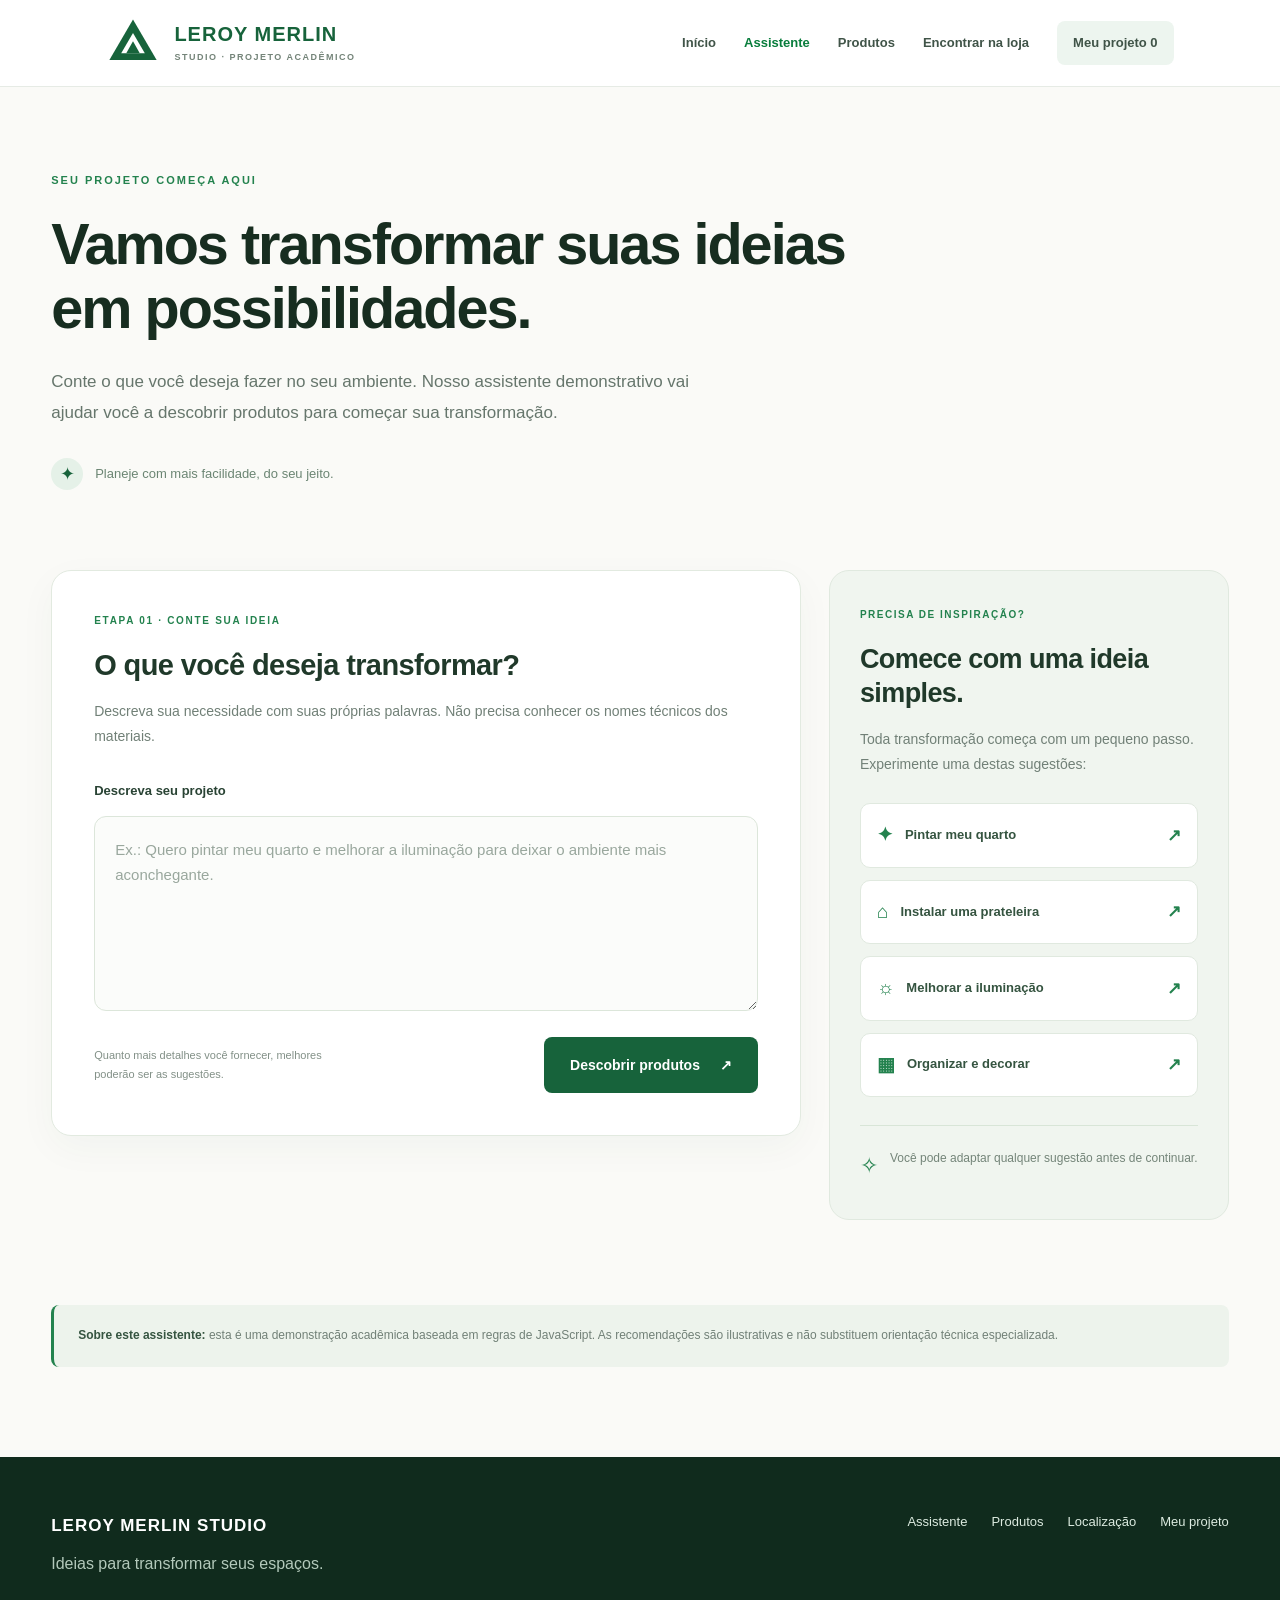
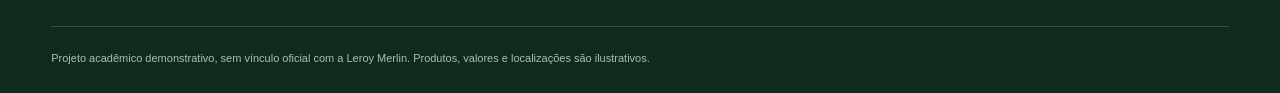
<file: pages/assistente.html>
<!DOCTYPE html>
<html lang="pt-BR">
<head>
  <meta charset="UTF-8">
  <meta name="viewport" content="width=device-width, initial-scale=1.0">

  <title>Assistente | Leroy Merlin Studio</title>

  <link rel="stylesheet" href="../css/style.css">
  <link rel="stylesheet" href="../css/pages.css">
  <link rel="stylesheet" href="../css/home.css">
  <link rel="stylesheet" href="../css/assistente.css">
</head>

<body class="home-page assistant-page">

  <!-- CABEÇALHO -->
  <header class="site-header">
    <div class="container header-content">

      <a class="logo" href="../index.html">

        <span class="brand-symbol" aria-hidden="true">
          <svg viewBox="0 0 64 64"
               xmlns="http://www.w3.org/2000/svg">
            <path d="M32 4 L60 52 H4 Z" fill="#17633b"/>
            <path d="M32 20 L46 44 H18 Z" fill="#ffffff"/>
            <path d="M32 30 L40 44 H24 Z" fill="#17633b"/>
          </svg>
        </span>

        <span class="brand-text">
          <span class="brand-name">LEROY MERLIN</span>
          <span class="brand-subtitle">
            STUDIO · PROJETO ACADÊMICO
          </span>
        </span>

      </a>

      <button
        id="menuToggle"
        class="menu-toggle"
        type="button"
        aria-label="Abrir menu"
      >
        ☰
      </button>

      <nav class="main-nav">
        <a href="../index.html">Início</a>
        <a href="assistente.html" class="active">Assistente</a>
        <a href="produtos.html">Produtos</a>
        <a href="localizacao.html">Encontrar na loja</a>

        <a href="meu-projeto.html" class="nav-project">
          Meu projeto <span id="projectCount">0</span>
        </a>
      </nav>

    </div>
  </header>

  <main>

    <!-- INTRODUÇÃO -->
    <section class="assistant-hero">
      <div class="container assistant-hero-content">

        <span class="section-kicker">
          SEU PROJETO COMEÇA AQUI
        </span>

        <h1>
          Vamos transformar suas ideias
          em possibilidades.
        </h1>

        <p>
          Conte o que você deseja fazer no seu ambiente.
          Nosso assistente demonstrativo vai ajudar você
          a descobrir produtos para começar sua transformação.
        </p>

        <div class="assistant-hero-note">
          <span class="assistant-note-icon">✦</span>
          Planeje com mais facilidade, do seu jeito.
        </div>

      </div>
    </section>

    <!-- ÁREA PRINCIPAL DO ASSISTENTE -->
    <section class="assistant-main-section">
      <div class="container assistant-layout">

        <div class="assistant-box">

          <div class="assistant-box-heading">
            <span class="assistant-step">
              ETAPA 01 · CONTE SUA IDEIA
            </span>

            <h2>O que você deseja transformar?</h2>

            <p>
              Descreva sua necessidade com suas próprias
              palavras. Não precisa conhecer os nomes
              técnicos dos materiais.
            </p>
          </div>

          <form id="assistantForm">

            <label for="needText">
              Descreva seu projeto
            </label>

            <textarea
              id="needText"
              rows="6"
              required
              placeholder="Ex.: Quero pintar meu quarto e melhorar a iluminação para deixar o ambiente mais aconchegante."
            ></textarea>

            <div class="assistant-form-footer">
              <span>
                Quanto mais detalhes você fornecer,
                melhores poderão ser as sugestões.
              </span>

              <button
                type="submit"
                class="premium-button assistant-submit"
              >
                Descobrir produtos
                <span aria-hidden="true">↗</span>
              </button>
            </div>

          </form>

          <div id="assistantOutput" aria-live="polite"></div>

        </div>

        <!-- PAINEL DE EXEMPLOS -->
        <aside class="assistant-examples">

          <span class="assistant-side-kicker">
            PRECISA DE INSPIRAÇÃO?
          </span>

          <h2>Comece com uma ideia simples.</h2>

          <p>
            Toda transformação começa com um pequeno
            passo. Experimente uma destas sugestões:
          </p>

          <div class="assistant-suggestions">

            <button
              type="button"
              class="suggestion-button"
              data-suggestion="Quero pintar a parede do meu quarto."
            >
              <span class="suggestion-icon">✦</span>
              Pintar meu quarto
              <span class="suggestion-arrow">↗</span>
            </button>

            <button
              type="button"
              class="suggestion-button"
              data-suggestion="Preciso instalar uma prateleira na parede."
            >
              <span class="suggestion-icon">⌂</span>
              Instalar uma prateleira
              <span class="suggestion-arrow">↗</span>
            </button>

            <button
              type="button"
              class="suggestion-button"
              data-suggestion="Quero melhorar a iluminação da sala."
            >
              <span class="suggestion-icon">☼</span>
              Melhorar a iluminação
              <span class="suggestion-arrow">↗</span>
            </button>

            <button
              type="button"
              class="suggestion-button"
              data-suggestion="Quero organizar e decorar minha casa."
            >
              <span class="suggestion-icon">▦</span>
              Organizar e decorar
              <span class="suggestion-arrow">↗</span>
            </button>

          </div>

          <div class="assistant-side-note">
            <span>✧</span>
            <p>
              Você pode adaptar qualquer sugestão
              antes de continuar.
            </p>
          </div>

        </aside>

      </div>
    </section>

    <!-- AVISO ACADÊMICO -->
    <section class="assistant-disclaimer-section">
      <div class="container">

        <p class="assistant-disclaimer">
          <strong>Sobre este assistente:</strong>
          esta é uma demonstração acadêmica baseada
          em regras de JavaScript. As recomendações
          são ilustrativas e não substituem orientação
          técnica especializada.
        </p>

      </div>
    </section>

  </main>

  <!-- RODAPÉ PADRÃO DA HOME -->
  <footer class="premium-footer">

    <div class="container footer-layout">

      <div>
        <strong>LEROY MERLIN STUDIO</strong>
        <p>Ideias para transformar seus espaços.</p>
      </div>

      <div class="footer-links">
        <a href="assistente.html">Assistente</a>
        <a href="produtos.html">Produtos</a>
        <a href="localizacao.html">Localização</a>
        <a href="meu-projeto.html">Meu projeto</a>
      </div>

    </div>

    <div class="container footer-bottom">
      Projeto acadêmico demonstrativo, sem vínculo oficial
      com a Leroy Merlin. Produtos, valores e localizações
      são ilustrativos.
    </div>

  </footer>

  <script src="../js/app.js"></script>
  <script src="../js/recomendacao.js"></script>

  <!-- PREENCHE O CAMPO COM AS SUGESTÕES -->
  <script>
    document.querySelectorAll(".suggestion-button")
      .forEach(function(button) {

        button.addEventListener("click", function() {
          const textarea = document.getElementById("needText");

          textarea.value = button.dataset.suggestion;
          textarea.focus();

          document.querySelector(".assistant-box")
            .scrollIntoView({
              behavior: "smooth",
              block: "center"
            });
        });

      });
  </script>

</body>
</html>
</file>
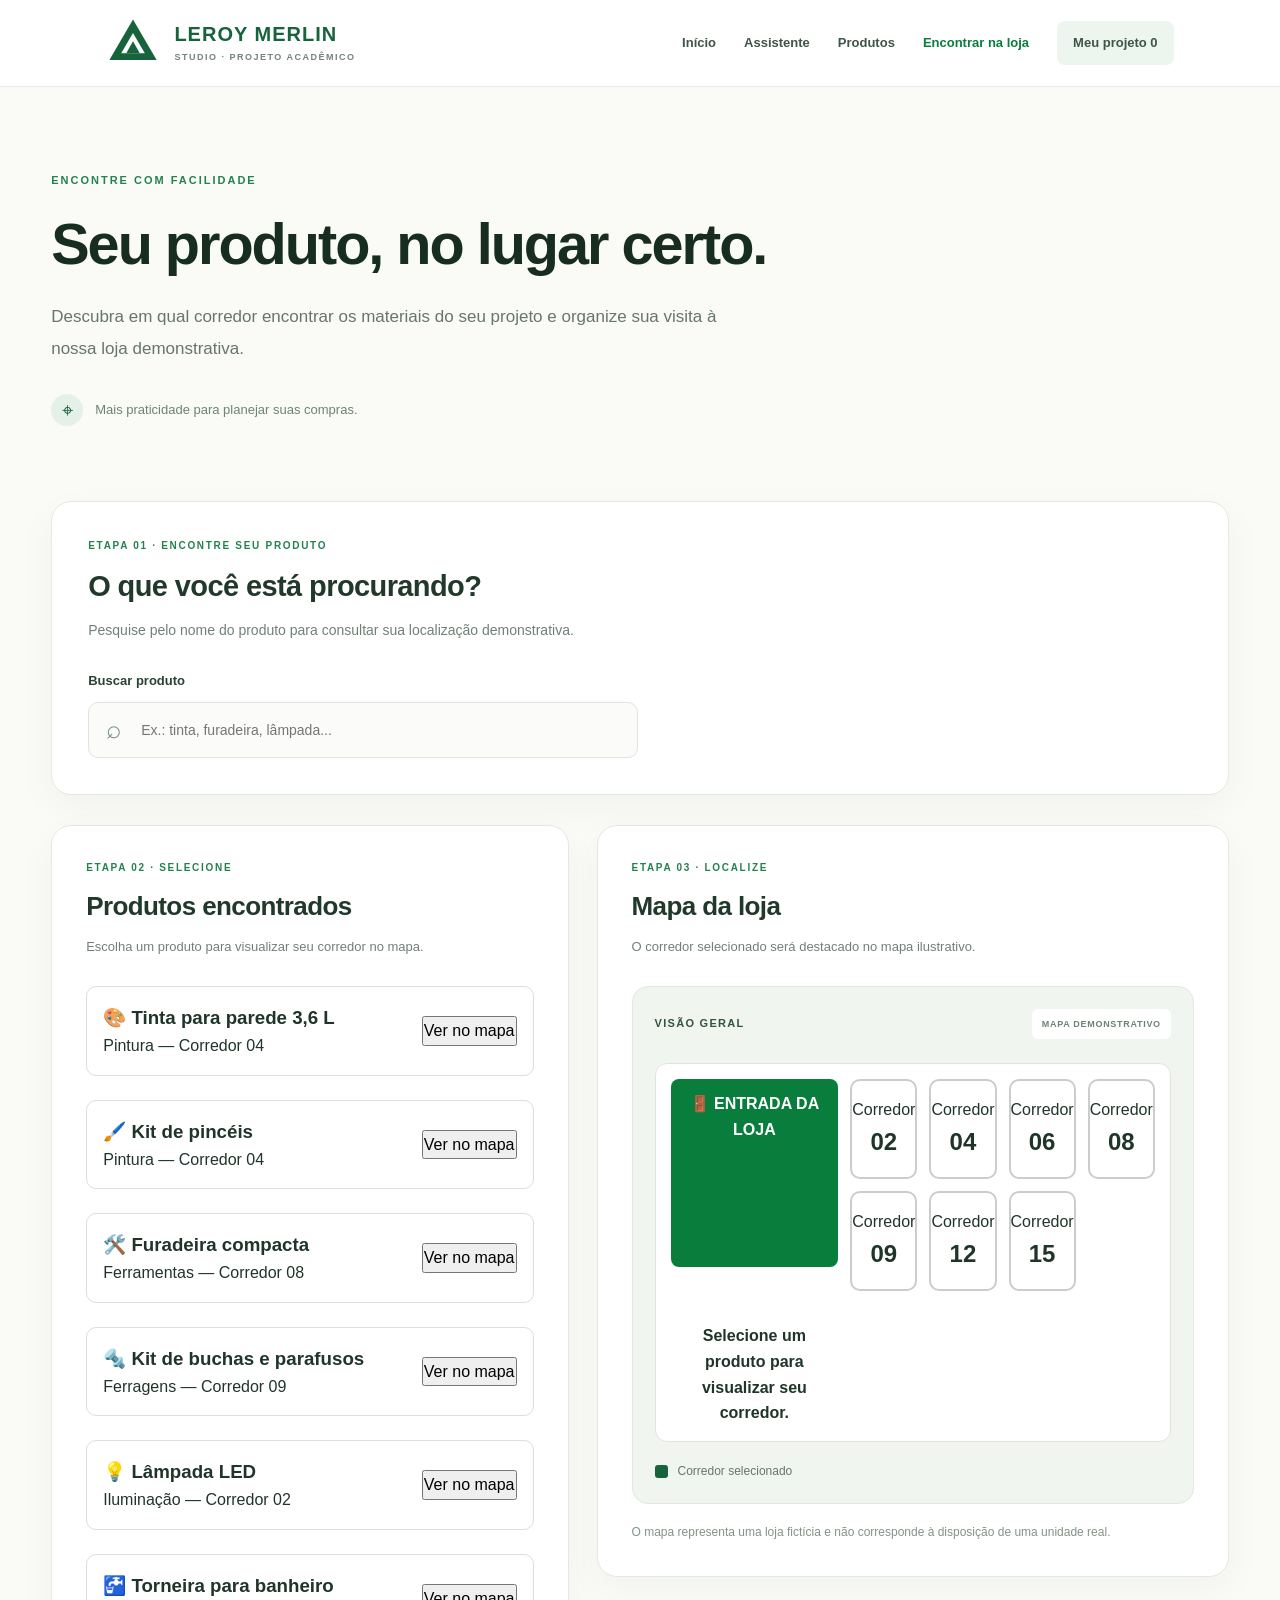
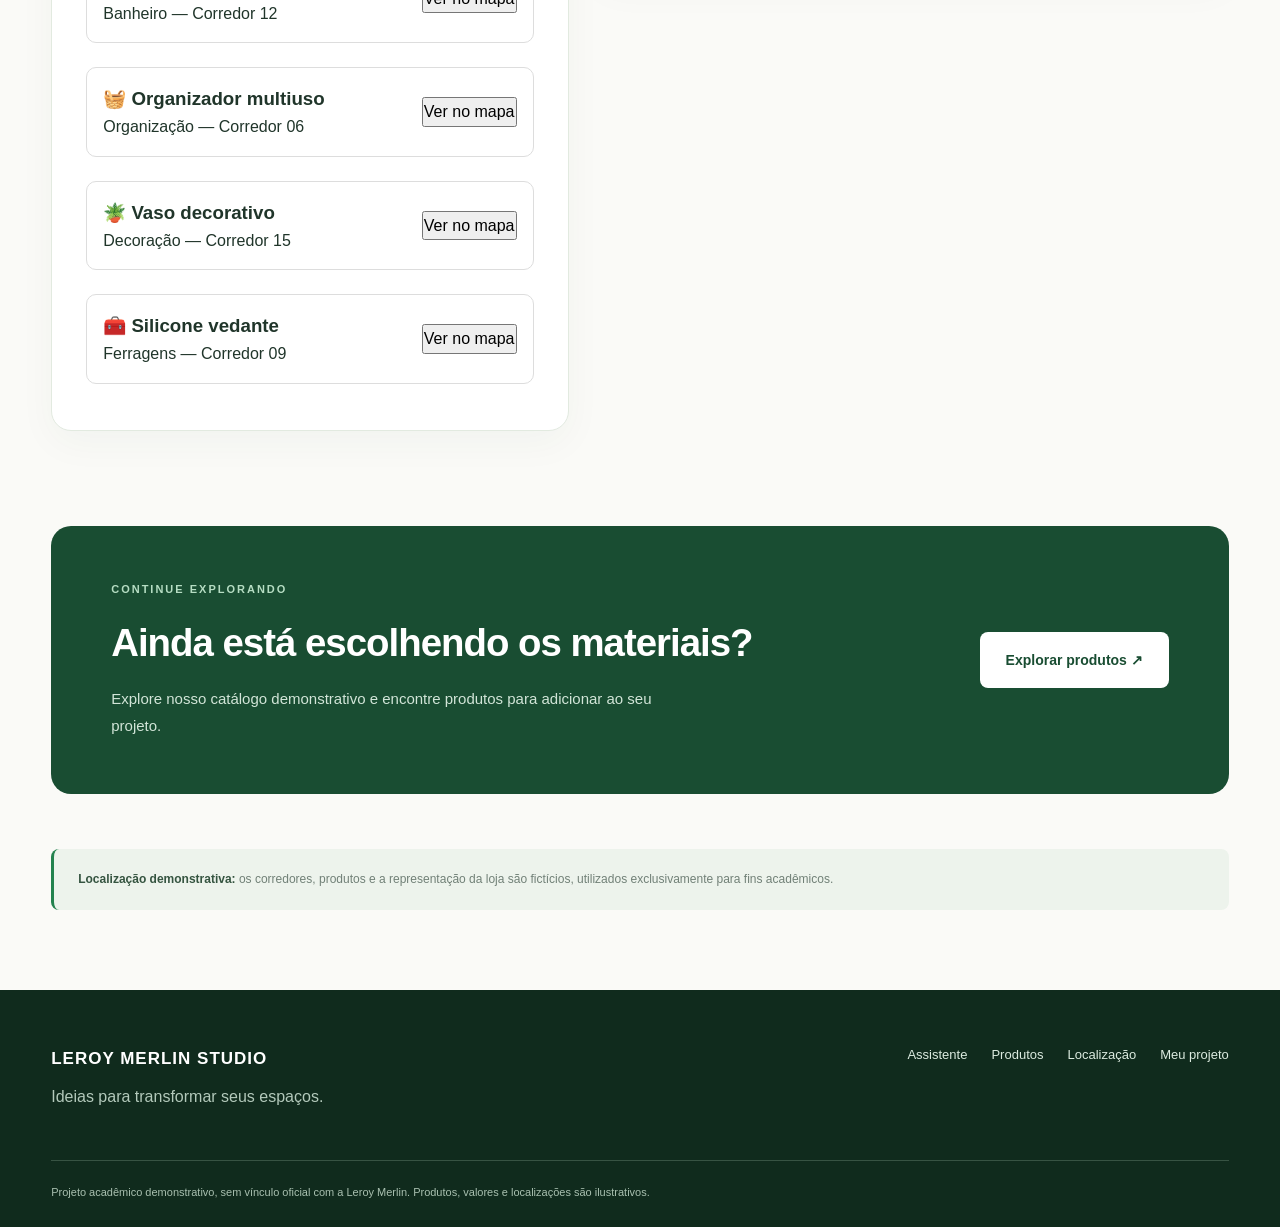
<file: pages/localizacao.html>
<!DOCTYPE html>
<html lang="pt-BR">
<head>
  <meta charset="UTF-8">
  <meta name="viewport" content="width=device-width, initial-scale=1.0">

  <title>Encontrar na loja | Leroy Merlin Studio</title>

  <link rel="stylesheet" href="../css/style.css">
  <link rel="stylesheet" href="../css/pages.css">
  <link rel="stylesheet" href="../css/home.css">
  <link rel="stylesheet" href="../css/localizacao.css">
</head>

<body class="home-page location-page">

  <!-- CABEÇALHO PADRÃO -->
  <header class="site-header">
    <div class="container header-content">

      <a class="logo" href="../index.html">

        <span class="brand-symbol" aria-hidden="true">
          <svg viewBox="0 0 64 64"
               xmlns="http://www.w3.org/2000/svg">
            <path d="M32 4 L60 52 H4 Z" fill="#17633b"/>
            <path d="M32 20 L46 44 H18 Z" fill="#ffffff"/>
            <path d="M32 30 L40 44 H24 Z" fill="#17633b"/>
          </svg>
        </span>

        <span class="brand-text">
          <span class="brand-name">LEROY MERLIN</span>
          <span class="brand-subtitle">
            STUDIO · PROJETO ACADÊMICO
          </span>
        </span>

      </a>

      <button
        id="menuToggle"
        class="menu-toggle"
        type="button"
        aria-label="Abrir menu"
      >
        ☰
      </button>

      <nav class="main-nav">
        <a href="../index.html">Início</a>
        <a href="assistente.html">Assistente</a>
        <a href="produtos.html">Produtos</a>
        <a href="localizacao.html" class="active">
          Encontrar na loja
        </a>

        <a href="meu-projeto.html" class="nav-project">
          Meu projeto <span id="projectCount">0</span>
        </a>
      </nav>

    </div>
  </header>

  <main>

    <!-- INTRODUÇÃO -->
    <section class="location-hero">
      <div class="container">

        <span class="section-kicker">
          ENCONTRE COM FACILIDADE
        </span>

        <h1>
          Seu produto, no lugar certo.
        </h1>

        <p>
          Descubra em qual corredor encontrar os materiais
          do seu projeto e organize sua visita à nossa
          loja demonstrativa.
        </p>

        <div class="location-hero-detail">
          <span class="location-detail-icon">⌖</span>
          Mais praticidade para planejar suas compras.
        </div>

      </div>
    </section>

    <!-- PESQUISA E LOCALIZAÇÃO -->
    <section class="location-main-section">
      <div class="container">

        <!-- PESQUISA -->
        <div class="location-search-box">

          <div class="location-search-heading">
            <span class="location-step">
              ETAPA 01 · ENCONTRE SEU PRODUTO
            </span>

            <h2>O que você está procurando?</h2>

            <p>
              Pesquise pelo nome do produto para consultar
              sua localização demonstrativa.
            </p>
          </div>

          <label for="locationSearch">
            Buscar produto
          </label>

          <div class="location-input-wrapper">
            <span class="location-search-icon" aria-hidden="true">
              ⌕
            </span>

            <input
              id="locationSearch"
              type="search"
              placeholder="Ex.: tinta, furadeira, lâmpada..."
            >
          </div>

        </div>

        <!-- LISTA E MAPA -->
        <div class="location-layout">

          <!-- PRODUTOS ENCONTRADOS -->
          <section class="location-products">

            <div class="location-panel-heading">
              <span class="location-step">
                ETAPA 02 · SELECIONE
              </span>

              <h2>Produtos encontrados</h2>

              <p>
                Escolha um produto para visualizar
                seu corredor no mapa.
              </p>
            </div>

            <div id="locationResults">
              <p>Carregando produtos...</p>
            </div>

          </section>

          <!-- MAPA -->
          <section class="location-map-area">

            <div class="location-panel-heading">
              <span class="location-step">
                ETAPA 03 · LOCALIZE
              </span>

              <h2>Mapa da loja</h2>

              <p>
                O corredor selecionado será destacado
                no mapa ilustrativo.
              </p>
            </div>

            <div class="location-map-frame">

              <div class="location-map-top">
                <span class="location-map-label">
                  VISÃO GERAL
                </span>

                <span class="location-map-badge">
                  MAPA DEMONSTRATIVO
                </span>
              </div>

              <div id="storeMap" class="store-map">
                <p>
                  Selecione um produto para destacar
                  o corredor.
                </p>
              </div>

              <div class="location-map-legend">
                <span class="legend-color"></span>
                <span>Corredor selecionado</span>
              </div>

            </div>

            <p class="location-map-note">
              O mapa representa uma loja fictícia e não
              corresponde à disposição de uma unidade real.
            </p>

          </section>

        </div>

      </div>
    </section>

    <!-- CHAMADA PARA O CATÁLOGO -->
    <section class="location-catalog-section">
      <div class="container">

        <div class="location-catalog-banner">

          <div>
            <span class="section-kicker">
              CONTINUE EXPLORANDO
            </span>

            <h2>
              Ainda está escolhendo os materiais?
            </h2>

            <p>
              Explore nosso catálogo demonstrativo
              e encontre produtos para adicionar
              ao seu projeto.
            </p>
          </div>

          <a
            href="produtos.html"
            class="premium-button light-button"
          >
            Explorar produtos ↗
          </a>

        </div>

      </div>
    </section>

    <!-- AVISO ACADÊMICO -->
    <section class="location-disclaimer-section">
      <div class="container">

        <p class="location-disclaimer">
          <strong>Localização demonstrativa:</strong>
          os corredores, produtos e a representação
          da loja são fictícios, utilizados exclusivamente
          para fins acadêmicos.
        </p>

      </div>
    </section>

  </main>

  <!-- RODAPÉ PADRÃO -->
  <footer class="premium-footer">

    <div class="container footer-layout">

      <div>
        <strong>LEROY MERLIN STUDIO</strong>
        <p>Ideias para transformar seus espaços.</p>
      </div>

      <div class="footer-links">
        <a href="assistente.html">Assistente</a>
        <a href="produtos.html">Produtos</a>
        <a href="localizacao.html">Localização</a>
        <a href="meu-projeto.html">Meu projeto</a>
      </div>

    </div>

    <div class="container footer-bottom">
      Projeto acadêmico demonstrativo, sem vínculo oficial
      com a Leroy Merlin. Produtos, valores e localizações
      são ilustrativos.
    </div>

  </footer>

  <script src="../js/app.js"></script>
  <script src="../js/localizacao.js"></script>

</body>
</html>
</file>
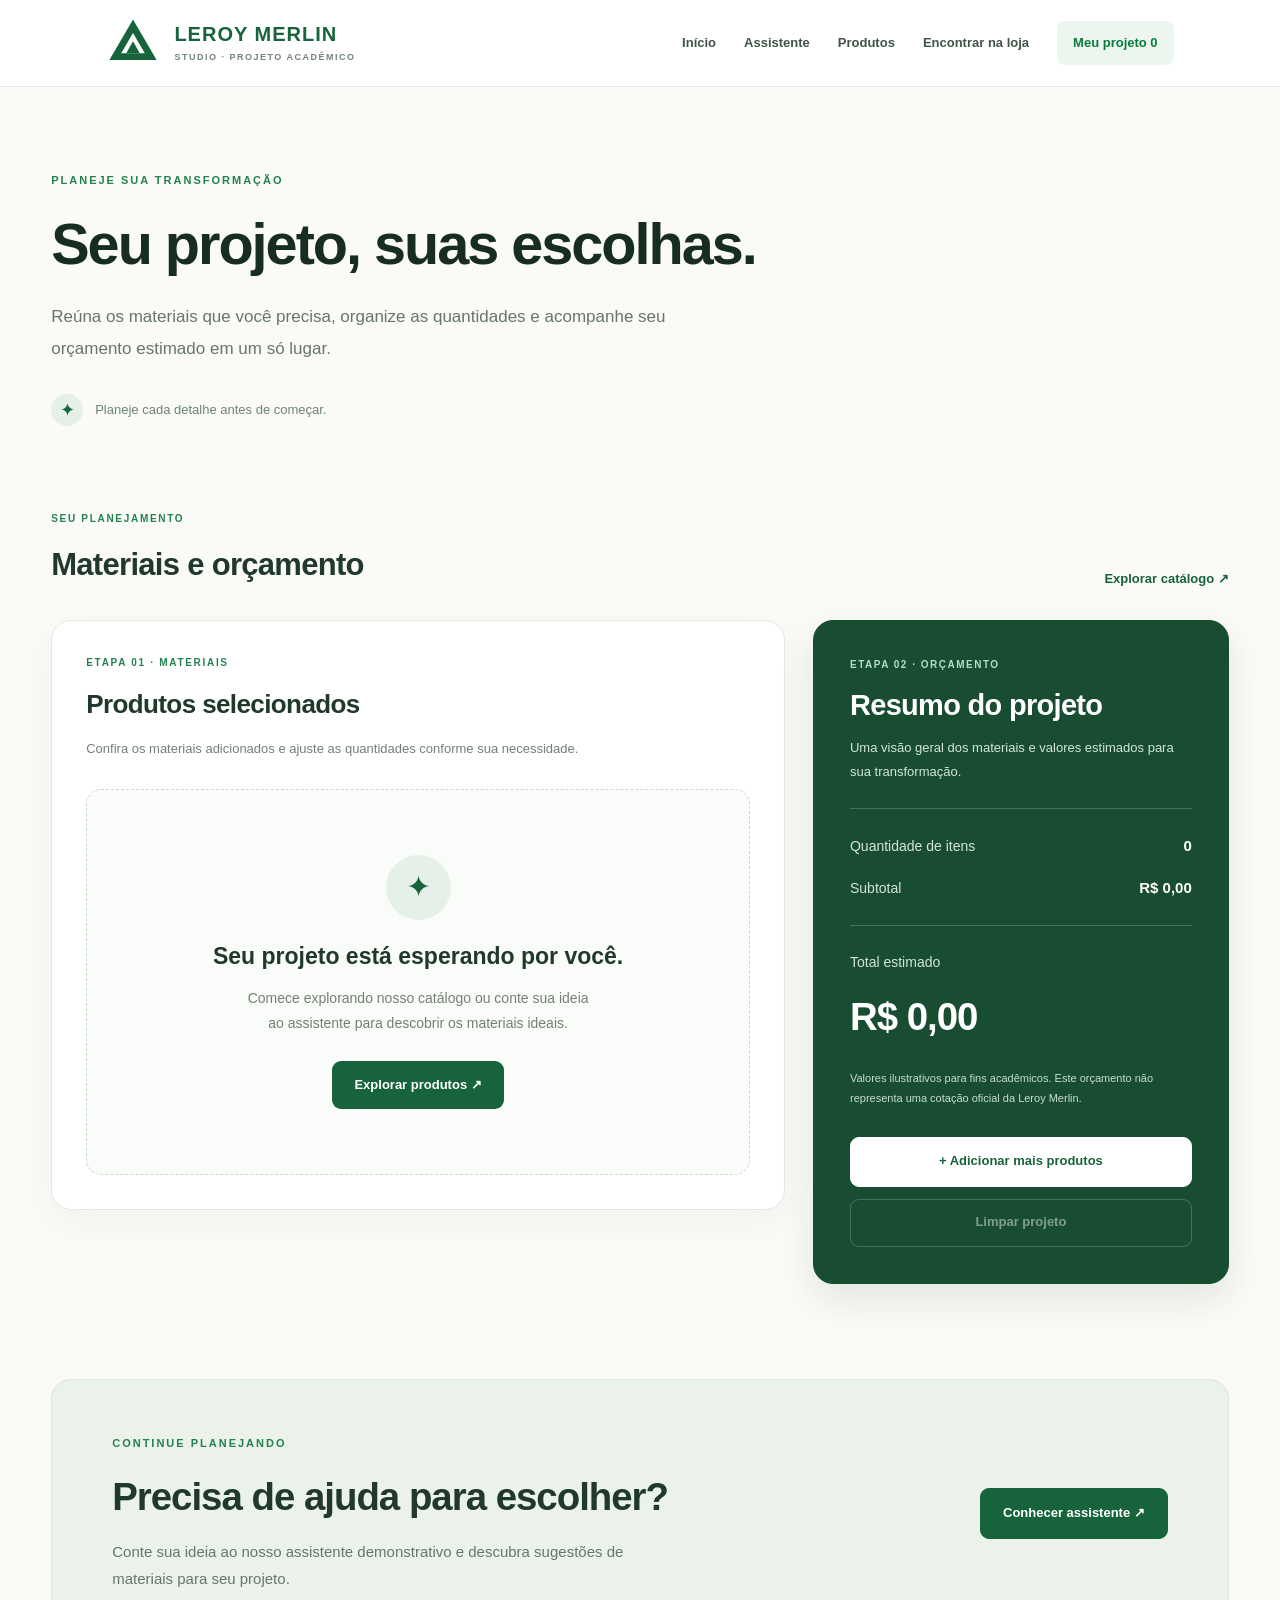
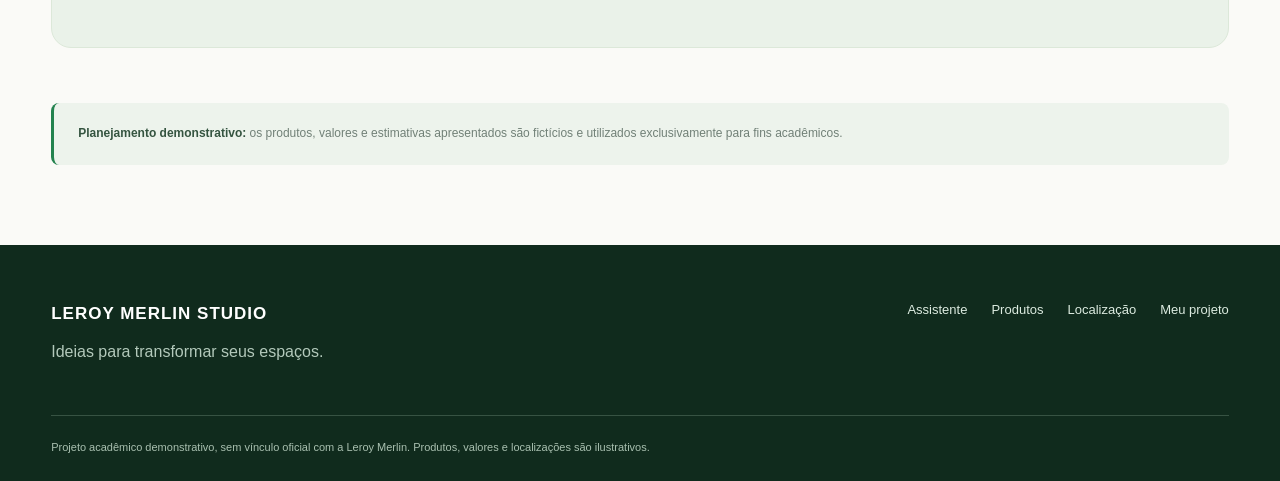
<file: pages/meu-projeto.html>
<!DOCTYPE html>
<html lang="pt-BR">
<head>
  <meta charset="UTF-8">
  <meta name="viewport" content="width=device-width, initial-scale=1.0">

  <title>Meu Projeto | Leroy Merlin Studio</title>

  <link rel="stylesheet" href="../css/style.css">
  <link rel="stylesheet" href="../css/pages.css">
  <link rel="stylesheet" href="../css/home.css">
  <link rel="stylesheet" href="../css/meu-projeto.css">
</head>

<body class="home-page project-page">

  <!-- CABEÇALHO PADRÃO -->
  <header class="site-header">
    <div class="container header-content">

      <a class="logo" href="../index.html">

        <span class="brand-symbol" aria-hidden="true">
          <svg viewBox="0 0 64 64"
               xmlns="http://www.w3.org/2000/svg">
            <path d="M32 4 L60 52 H4 Z" fill="#17633b"/>
            <path d="M32 20 L46 44 H18 Z" fill="#ffffff"/>
            <path d="M32 30 L40 44 H24 Z" fill="#17633b"/>
          </svg>
        </span>

        <span class="brand-text">
          <span class="brand-name">LEROY MERLIN</span>
          <span class="brand-subtitle">
            STUDIO · PROJETO ACADÊMICO
          </span>
        </span>

      </a>

      <button
        id="menuToggle"
        class="menu-toggle"
        type="button"
        aria-label="Abrir menu"
      >
        ☰
      </button>

      <nav class="main-nav">
        <a href="../index.html">Início</a>
        <a href="assistente.html">Assistente</a>
        <a href="produtos.html">Produtos</a>
        <a href="localizacao.html">Encontrar na loja</a>

        <a href="meu-projeto.html"
           class="nav-project active">
          Meu projeto <span id="projectCount">0</span>
        </a>
      </nav>

    </div>
  </header>

  <main>

    <!-- INTRODUÇÃO -->
    <section class="project-hero">
      <div class="container">

        <span class="section-kicker">
          PLANEJE SUA TRANSFORMAÇÃO
        </span>

        <h1>Seu projeto, suas escolhas.</h1>

        <p>
          Reúna os materiais que você precisa,
          organize as quantidades e acompanhe
          seu orçamento estimado em um só lugar.
        </p>

        <div class="project-hero-detail">
          <span class="project-detail-icon">✦</span>
          Planeje cada detalhe antes de começar.
        </div>

      </div>
    </section>

    <!-- ÁREA DO PROJETO -->
    <section class="project-main-section">
      <div class="container">

        <div class="project-section-heading">
          <div>
            <span class="project-step">
              SEU PLANEJAMENTO
            </span>
            <h2>Materiais e orçamento</h2>
          </div>

          <a href="produtos.html" class="project-explore-link">
            Explorar catálogo ↗
          </a>
        </div>

        <div class="project-layout">

          <!-- LISTA DE PRODUTOS -->
          <section class="project-products">

            <div class="project-panel-heading">
              <span class="project-step">
                ETAPA 01 · MATERIAIS
              </span>

              <h2>Produtos selecionados</h2>

              <p>
                Confira os materiais adicionados e
                ajuste as quantidades conforme sua necessidade.
              </p>
            </div>

            <div id="projectItems" aria-live="polite">
              <p>Carregando seu projeto...</p>
            </div>

          </section>

          <!-- RESUMO FINANCEIRO -->
          <aside class="project-summary">

            <span class="project-summary-kicker">
              ETAPA 02 · ORÇAMENTO
            </span>

            <h2>Resumo do projeto</h2>

            <p class="project-summary-description">
              Uma visão geral dos materiais e valores
              estimados para sua transformação.
            </p>

            <div class="project-summary-divider"></div>

            <div class="project-summary-row">
              <span>Quantidade de itens</span>
              <strong id="totalQuantity">0</strong>
            </div>

            <div class="project-summary-row">
              <span>Subtotal</span>
              <strong id="projectSubtotal">R$ 0,00</strong>
            </div>

            <div class="project-summary-divider"></div>

            <div class="project-total-area">
              <span>Total estimado</span>
              <strong id="projectTotal">R$ 0,00</strong>
            </div>

            <p class="project-summary-note">
              Valores ilustrativos para fins acadêmicos.
              Este orçamento não representa uma cotação
              oficial da Leroy Merlin.
            </p>

            <a
              href="produtos.html"
              class="project-add-button"
            >
              + Adicionar mais produtos
            </a>

            <button
              id="clearProject"
              type="button"
              class="project-clear-button"
            >
              Limpar projeto
            </button>

          </aside>

        </div>

      </div>
    </section>

    <!-- CHAMADA PARA O ASSISTENTE -->
    <section class="project-assistant-section">
      <div class="container">

        <div class="project-assistant-banner">

          <div>
            <span class="section-kicker">
              CONTINUE PLANEJANDO
            </span>

            <h2>
              Precisa de ajuda para escolher?
            </h2>

            <p>
              Conte sua ideia ao nosso assistente
              demonstrativo e descubra sugestões
              de materiais para seu projeto.
            </p>
          </div>

          <a
            href="assistente.html"
            class="premium-button light-button"
          >
            Conhecer assistente ↗
          </a>

        </div>

      </div>
    </section>

    <!-- AVISO -->
    <section class="project-disclaimer-section">
      <div class="container">

        <p class="project-disclaimer">
          <strong>Planejamento demonstrativo:</strong>
          os produtos, valores e estimativas apresentados
          são fictícios e utilizados exclusivamente
          para fins acadêmicos.
        </p>

      </div>
    </section>

  </main>

  <!-- RODAPÉ PADRÃO -->
  <footer class="premium-footer">

    <div class="container footer-layout">

      <div>
        <strong>LEROY MERLIN STUDIO</strong>
        <p>Ideias para transformar seus espaços.</p>
      </div>

      <div class="footer-links">
        <a href="assistente.html">Assistente</a>
        <a href="produtos.html">Produtos</a>
        <a href="localizacao.html">Localização</a>
        <a href="meu-projeto.html">Meu projeto</a>
      </div>

    </div>

    <div class="container footer-bottom">
      Projeto acadêmico demonstrativo, sem vínculo oficial
      com a Leroy Merlin. Produtos, valores e localizações
      são ilustrativos.
    </div>

  </footer>

  <script src="../js/app.js"></script>
  <script src="../js/projeto.js"></script>

</body>
</html>
</file>
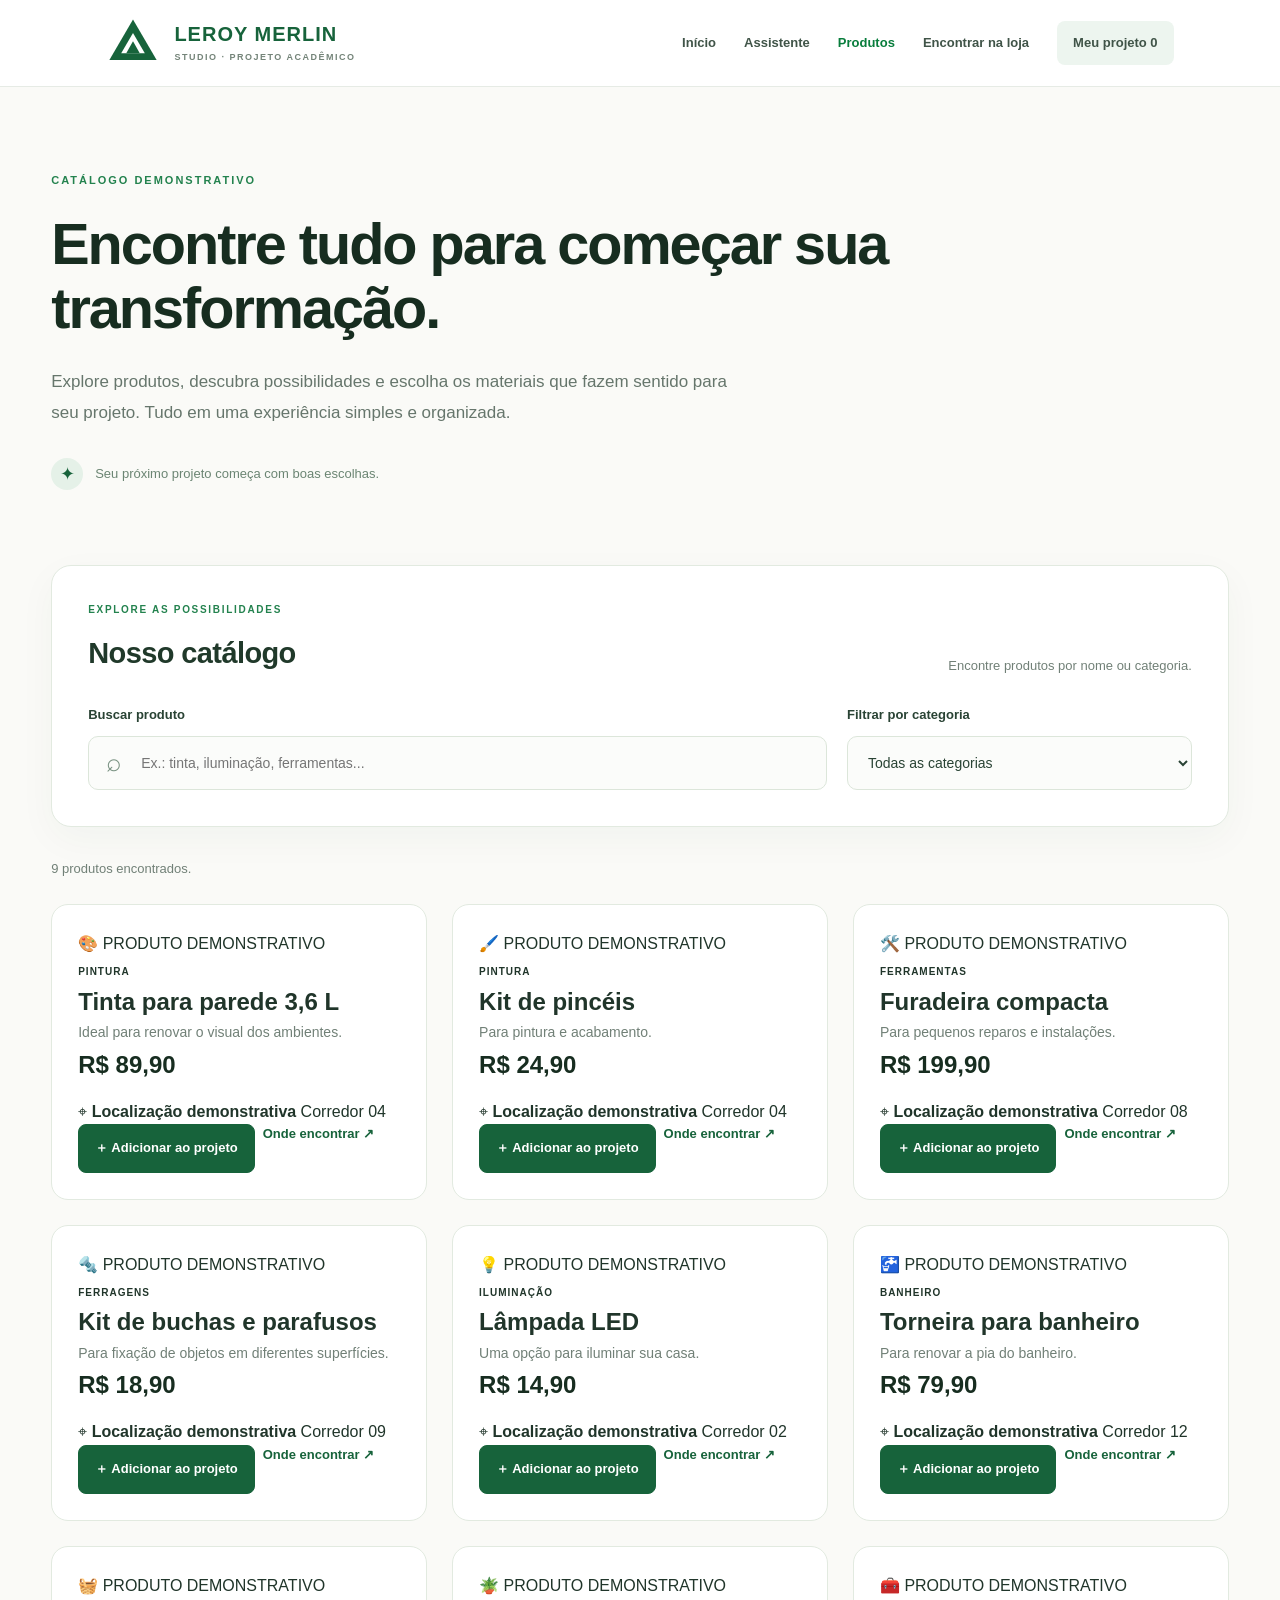
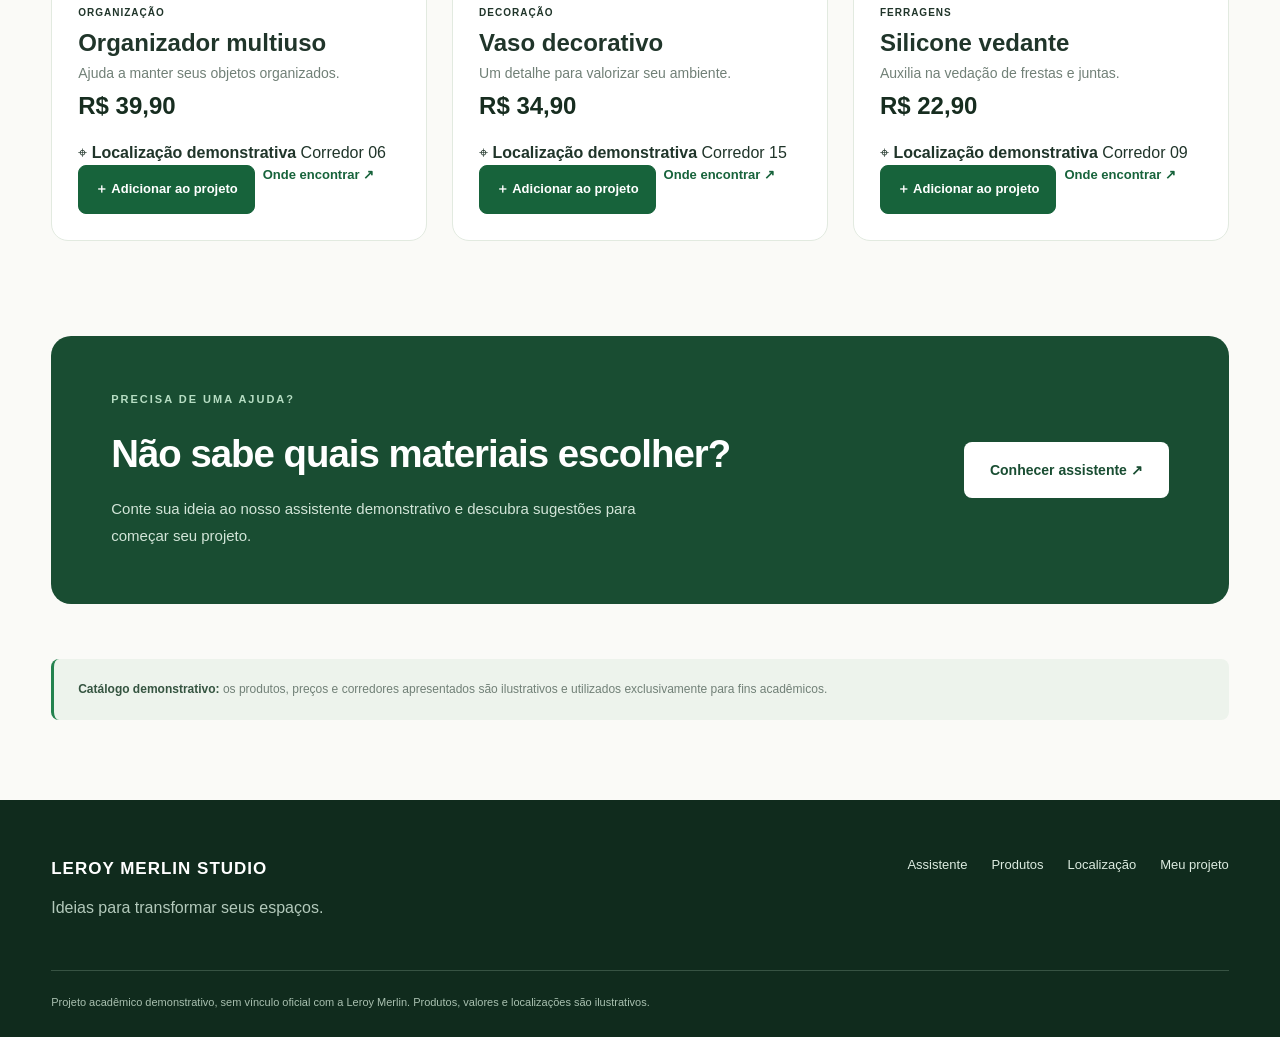
<file: pages/produtos.html>
<!DOCTYPE html>
<html lang="pt-BR">
<head>
  <meta charset="UTF-8">
  <meta name="viewport" content="width=device-width, initial-scale=1.0">

  <title>Produtos | Leroy Merlin Studio</title>

  <link rel="stylesheet" href="../css/style.css">
  <link rel="stylesheet" href="../css/pages.css">
  <link rel="stylesheet" href="../css/home.css">
  <link rel="stylesheet" href="../css/produtos.css">
</head>

<body class="home-page products-page">

  <!-- CABEÇALHO PADRÃO -->
  <header class="site-header">
    <div class="container header-content">

      <a class="logo" href="../index.html">

        <span class="brand-symbol" aria-hidden="true">
          <svg viewBox="0 0 64 64"
               xmlns="http://www.w3.org/2000/svg">
            <path d="M32 4 L60 52 H4 Z" fill="#17633b"/>
            <path d="M32 20 L46 44 H18 Z" fill="#ffffff"/>
            <path d="M32 30 L40 44 H24 Z" fill="#17633b"/>
          </svg>
        </span>

        <span class="brand-text">
          <span class="brand-name">LEROY MERLIN</span>
          <span class="brand-subtitle">
            STUDIO · PROJETO ACADÊMICO
          </span>
        </span>

      </a>

      <button
        id="menuToggle"
        class="menu-toggle"
        type="button"
        aria-label="Abrir menu"
      >
        ☰
      </button>

      <nav class="main-nav">
        <a href="../index.html">Início</a>
        <a href="assistente.html">Assistente</a>
        <a href="produtos.html" class="active">Produtos</a>
        <a href="localizacao.html">Encontrar na loja</a>

        <a href="meu-projeto.html" class="nav-project">
          Meu projeto <span id="projectCount">0</span>
        </a>
      </nav>

    </div>
  </header>

  <main>

    <!-- INTRODUÇÃO DO CATÁLOGO -->
    <section class="products-hero">
      <div class="container">

        <span class="section-kicker">
          CATÁLOGO DEMONSTRATIVO
        </span>

        <h1>
          Encontre tudo para começar
          sua transformação.
        </h1>

        <p>
          Explore produtos, descubra possibilidades e escolha
          os materiais que fazem sentido para seu projeto.
          Tudo em uma experiência simples e organizada.
        </p>

        <div class="products-hero-detail">
          <span class="products-detail-icon">✦</span>
          Seu próximo projeto começa com boas escolhas.
        </div>

      </div>
    </section>

    <!-- CATÁLOGO -->
    <section class="products-catalog-section">
      <div class="container">

        <!-- BARRA DE PESQUISA E FILTROS -->
        <div class="products-toolbar">

          <div class="products-toolbar-heading">
            <div>
              <span class="products-step">
                EXPLORE AS POSSIBILIDADES
              </span>

              <h2>Nosso catálogo</h2>
            </div>

            <p>
              Encontre produtos por nome ou categoria.
            </p>
          </div>

          <div class="product-controls">

            <div class="product-search-group">
              <label for="productSearch">
                Buscar produto
              </label>

              <div class="product-input-wrapper">
                <span class="product-search-icon" aria-hidden="true">
                  ⌕
                </span>

                <input
                  id="productSearch"
                  type="search"
                  placeholder="Ex.: tinta, iluminação, ferramentas..."
                >
              </div>
            </div>

            <div class="product-filter-group">
              <label for="categoryFilter">
                Filtrar por categoria
              </label>

              <select id="categoryFilter">
                <option value="Todas">Todas as categorias</option>
                <option value="Pintura">Pintura</option>
                <option value="Ferramentas">Ferramentas</option>
                <option value="Ferragens">Ferragens</option>
                <option value="Iluminação">Iluminação</option>
                <option value="Banheiro">Banheiro</option>
                <option value="Organização">Organização</option>
                <option value="Decoração">Decoração</option>
              </select>
            </div>

          </div>

        </div>

        <!-- MENSAGENS DO JAVASCRIPT -->
        <p
          id="productMessage"
          class="result-message"
          aria-live="polite"
        ></p>

        <!-- PRODUTOS GERADOS PELO JAVASCRIPT -->
        <section
          id="productGrid"
          class="product-grid"
          aria-label="Lista de produtos"
        >
          <p>Carregando produtos...</p>
        </section>

      </div>
    </section>

    <!-- CHAMADA PARA O ASSISTENTE -->
    <section class="products-assistant-section">
      <div class="container">

        <div class="products-assistant-banner">

          <div>
            <span class="section-kicker">
              PRECISA DE UMA AJUDA?
            </span>

            <h2>
              Não sabe quais materiais escolher?
            </h2>

            <p>
              Conte sua ideia ao nosso assistente demonstrativo
              e descubra sugestões para começar seu projeto.
            </p>
          </div>

          <a
            href="assistente.html"
            class="premium-button light-button"
          >
            Conhecer assistente ↗
          </a>

        </div>

      </div>
    </section>

    <!-- AVISO -->
    <section class="products-disclaimer-section">
      <div class="container">

        <p class="products-disclaimer">
          <strong>Catálogo demonstrativo:</strong>
          os produtos, preços e corredores apresentados
          são ilustrativos e utilizados exclusivamente
          para fins acadêmicos.
        </p>

      </div>
    </section>

  </main>

  <!-- RODAPÉ PADRÃO -->
  <footer class="premium-footer">

    <div class="container footer-layout">

      <div>
        <strong>LEROY MERLIN STUDIO</strong>
        <p>Ideias para transformar seus espaços.</p>
      </div>

      <div class="footer-links">
        <a href="assistente.html">Assistente</a>
        <a href="produtos.html">Produtos</a>
        <a href="localizacao.html">Localização</a>
        <a href="meu-projeto.html">Meu projeto</a>
      </div>

    </div>

    <div class="container footer-bottom">
      Projeto acadêmico demonstrativo, sem vínculo oficial
      com a Leroy Merlin. Produtos, valores e localizações
      são ilustrativos.
    </div>

  </footer>

  <script src="../js/app.js"></script>
  <script src="../js/produtos.js"></script>

</body>
</html>
</file>
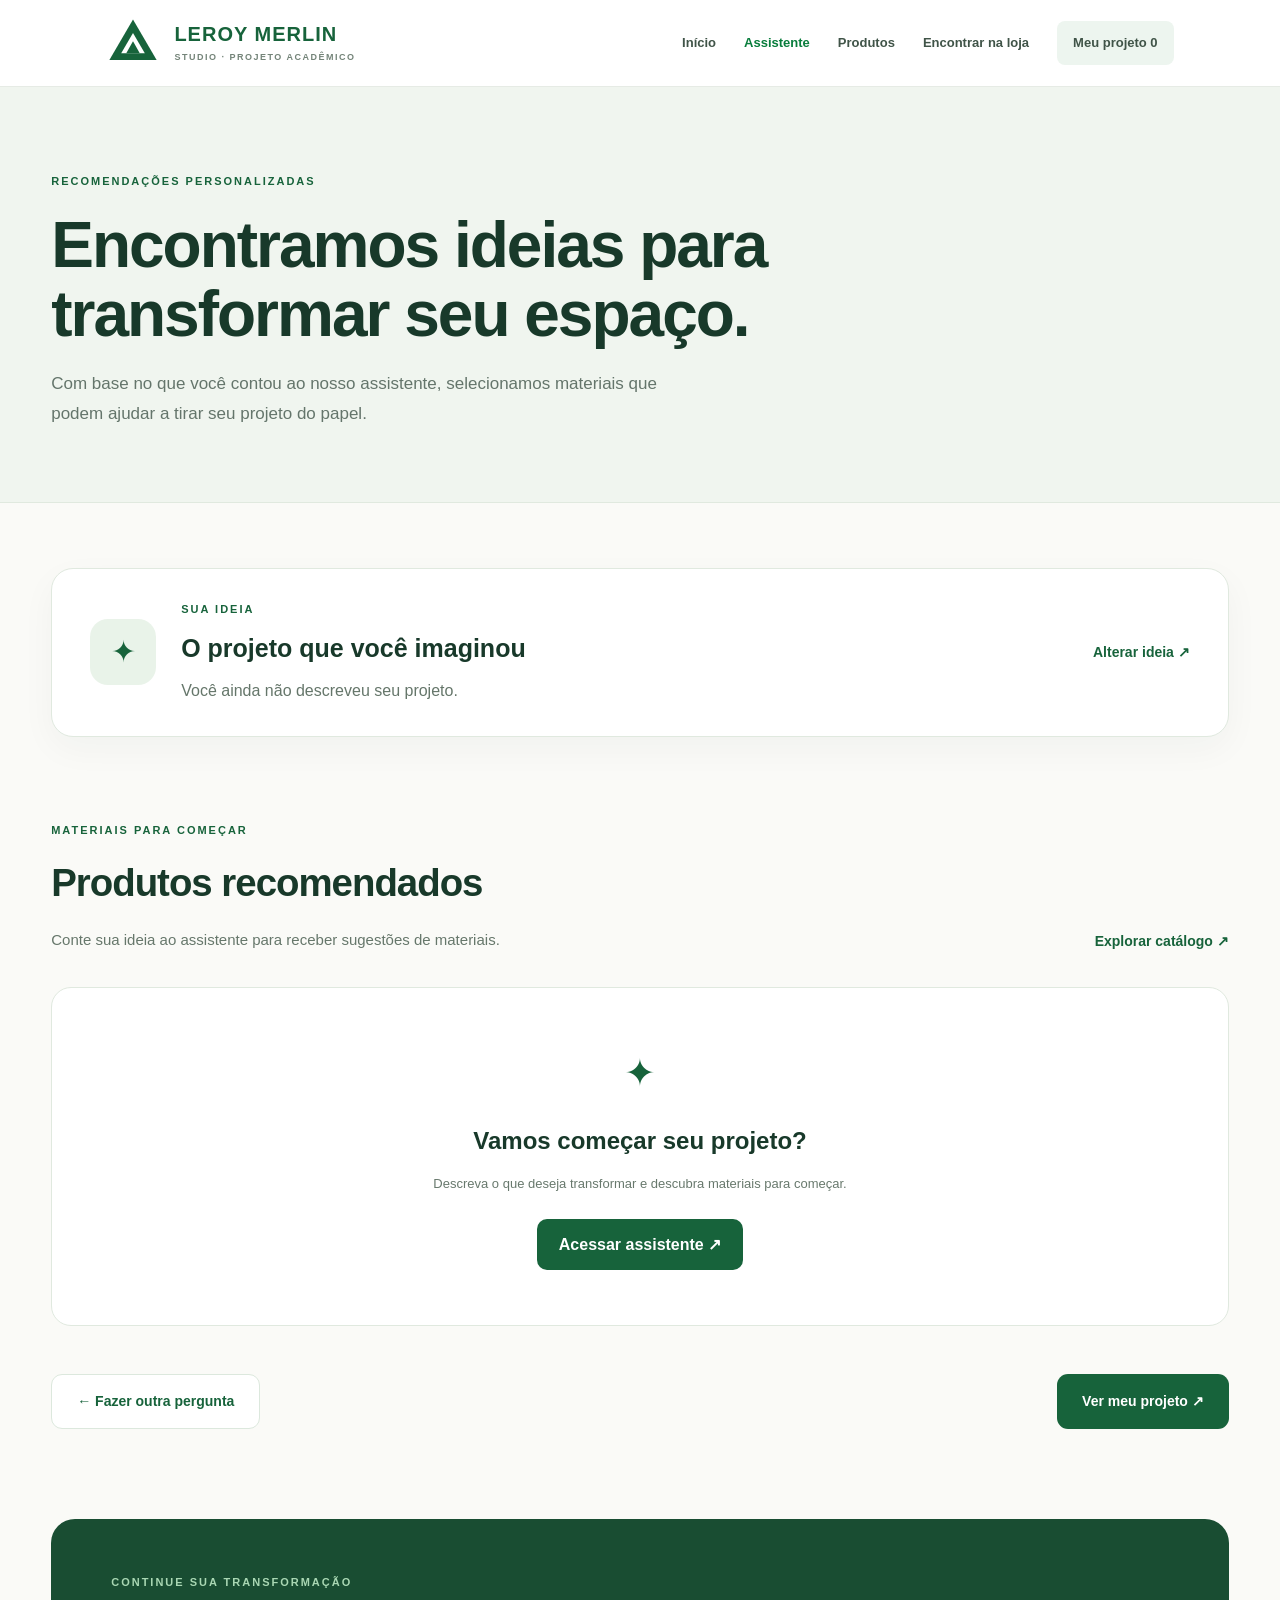
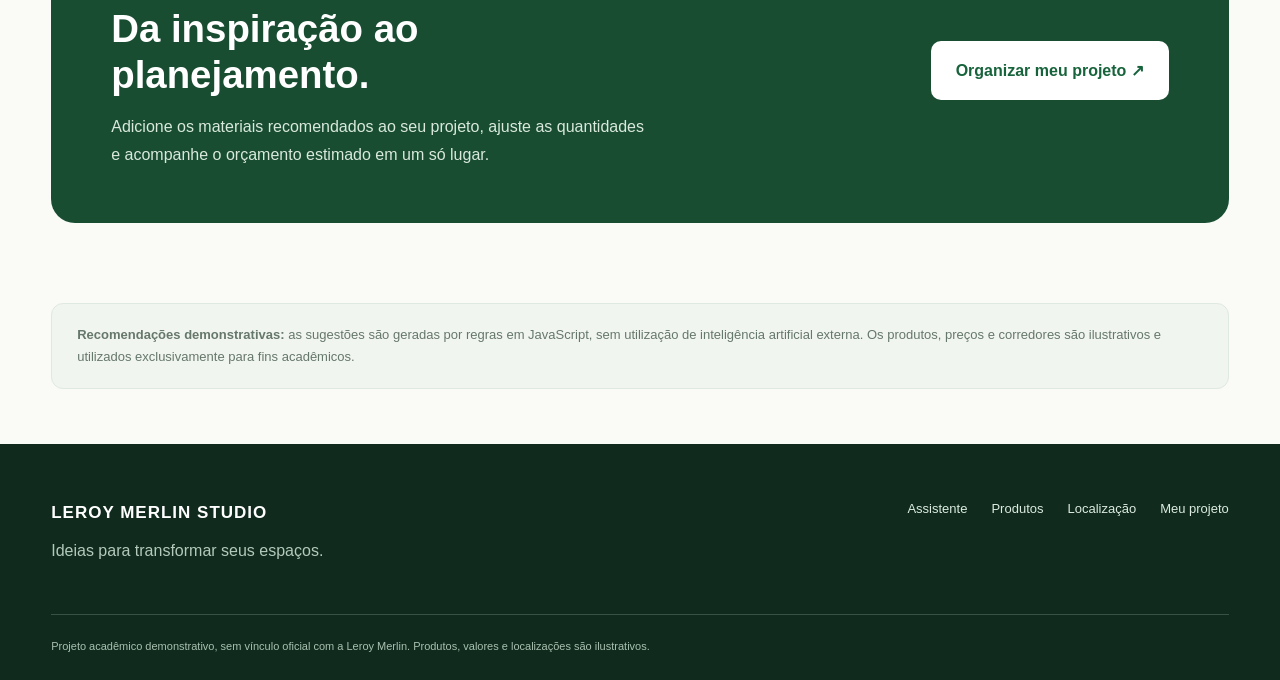
<file: pages/resultado.html>
<!DOCTYPE html>
<html lang="pt-BR">

<head>
  <meta charset="UTF-8">
  <meta name="viewport" content="width=device-width, initial-scale=1.0">

  <title>Recomendações | Leroy Merlin Studio</title>

  <link rel="stylesheet" href="../css/style.css">
  <link rel="stylesheet" href="../css/pages.css">
  <link rel="stylesheet" href="../css/home.css">
  <link rel="stylesheet" href="../css/resultado.css">
</head>

<body class="home-page results-page">

  <!-- CABEÇALHO PADRÃO -->
  <header class="site-header">
    <div class="container header-content">

      <a class="logo" href="../index.html">

        <span class="brand-symbol" aria-hidden="true">
          <svg viewBox="0 0 64 64"
               xmlns="http://www.w3.org/2000/svg">
            <path d="M32 4 L60 52 H4 Z" fill="#17633b"/>
            <path d="M32 20 L46 44 H18 Z" fill="#ffffff"/>
            <path d="M32 30 L40 44 H24 Z" fill="#17633b"/>
          </svg>
        </span>

        <span class="brand-text">
          <span class="brand-name">LEROY MERLIN</span>
          <span class="brand-subtitle">
            STUDIO · PROJETO ACADÊMICO
          </span>
        </span>

      </a>

      <button
        id="menuToggle"
        class="menu-toggle"
        type="button"
        aria-label="Abrir menu"
      >
        ☰
      </button>

      <nav class="main-nav">
        <a href="../index.html">Início</a>
        <a href="assistente.html" class="active">Assistente</a>
        <a href="produtos.html">Produtos</a>
        <a href="localizacao.html">Encontrar na loja</a>

        <a href="meu-projeto.html" class="nav-project">
          Meu projeto <span id="projectCount">0</span>
        </a>
      </nav>

    </div>
  </header>

  <main>

    <!-- INTRODUÇÃO -->
    <section class="results-hero">
      <div class="container">

        <span class="results-kicker">
          RECOMENDAÇÕES PERSONALIZADAS
        </span>

        <h1>
          Encontramos ideias para
          transformar seu espaço.
        </h1>

        <p>
          Com base no que você contou ao nosso assistente,
          selecionamos materiais que podem ajudar
          a tirar seu projeto do papel.
        </p>

      </div>
    </section>

    <!-- CONTEÚDO PRINCIPAL -->
    <section class="results-content">
      <div class="container">

        <!-- RESUMO DA IDEIA -->
        <section class="results-idea-card">

          <div class="results-idea-icon" aria-hidden="true">
            ✦
          </div>

          <div>
            <span class="results-card-label">
              SUA IDEIA
            </span>

            <h2>O projeto que você imaginou</h2>

            <p id="recommendationNeed">
              Carregando sua ideia...
            </p>
          </div>

          <a
            href="assistente.html"
            class="results-edit-link"
          >
            Alterar ideia ↗
          </a>

        </section>

        <!-- PRODUTOS RECOMENDADOS -->
        <section class="results-products-section">

          <div class="results-section-heading">

            <div>
              <span class="results-kicker">
                MATERIAIS PARA COMEÇAR
              </span>

              <h2>Produtos recomendados</h2>

              <p id="recommendationExplanation">
                Preparando recomendações para seu projeto...
              </p>
            </div>

            <a
              href="produtos.html"
              class="results-catalog-link"
            >
              Explorar catálogo ↗
            </a>

          </div>

          <!-- PREENCHIDO PELO resultado.js -->
          <div
            id="recommendationResults"
            class="results-product-grid"
            aria-live="polite"
          >
            <p>Carregando recomendações...</p>
          </div>

        </section>

        <!-- AÇÕES -->
        <div class="results-actions">

          <a
            href="assistente.html"
            class="results-secondary-button"
          >
            ← Fazer outra pergunta
          </a>

          <a
            href="meu-projeto.html"
            class="results-primary-button"
          >
            Ver meu projeto ↗
          </a>

        </div>

      </div>
    </section>

    <!-- PRÓXIMO PASSO -->
    <section class="results-next-section">
      <div class="container">

        <div class="results-next-banner">

          <div>
            <span class="results-next-kicker">
              CONTINUE SUA TRANSFORMAÇÃO
            </span>

            <h2>
              Da inspiração ao planejamento.
            </h2>

            <p>
              Adicione os materiais recomendados ao seu projeto,
              ajuste as quantidades e acompanhe o orçamento
              estimado em um só lugar.
            </p>
          </div>

          <a
            href="meu-projeto.html"
            class="results-next-button"
          >
            Organizar meu projeto ↗
          </a>

        </div>

      </div>
    </section>

    <!-- AVISO ACADÊMICO -->
    <section class="results-disclaimer-section">
      <div class="container">

        <p class="results-disclaimer">
          <strong>Recomendações demonstrativas:</strong>
          as sugestões são geradas por regras em JavaScript,
          sem utilização de inteligência artificial externa.
          Os produtos, preços e corredores são ilustrativos
          e utilizados exclusivamente para fins acadêmicos.
        </p>

      </div>
    </section>

  </main>

  <!-- RODAPÉ PADRÃO -->
  <footer class="premium-footer">

    <div class="container footer-layout">

      <div>
        <strong>LEROY MERLIN STUDIO</strong>
        <p>Ideias para transformar seus espaços.</p>
      </div>

      <div class="footer-links">
        <a href="assistente.html">Assistente</a>
        <a href="produtos.html">Produtos</a>
        <a href="localizacao.html">Localização</a>
        <a href="meu-projeto.html">Meu projeto</a>
      </div>

    </div>

    <div class="container footer-bottom">
      Projeto acadêmico demonstrativo, sem vínculo oficial
      com a Leroy Merlin. Produtos, valores e localizações
      são ilustrativos.
    </div>

  </footer>

  <!-- JAVASCRIPT -->
  <script src="../js/app.js"></script>
  <script src="../js/resultado.js"></script>

</body>
</html>
</file>
<file: css/style.css>
```css
/* ========================================
   1. CORES E CONFIGURAÇÕES GERAIS
======================================== */

:root {
    --verde: #267342;
    --verde-escuro: #174D2B;
    --verde-claro: #EAF3EC;
    --fundo: #F7F9F6;
    --branco: #FFFFFF;
    --texto: #202820;
    --texto-secundario: #687168;
    --borda: #E2E8E1;
}

* {
    box-sizing: border-box;
    margin: 0;
    padding: 0;
}

html {
    scroll-behavior: smooth;
}

body {
    font-family: Arial, Helvetica, sans-serif;
    background: var(--branco);
    color: var(--texto);
    line-height: 1.6;
}

a {
    text-decoration: none;
    color: inherit;
}

button,
input,
textarea,
select {
    font: inherit;
}

img {
    display: block;
    max-width: 100%;
}

.container {
    width: min(1160px, calc(100% - 48px));
    margin: 0 auto;
}


/* ========================================
   2. CABEÇALHO E MENU
======================================== */

.site-header {
    min-height: 82px;
    padding: 0 max(24px, calc((100% - 1160px) / 2));

    display: flex;
    align-items: center;
    justify-content: space-between;
    gap: 24px;

    background: var(--branco);
    border-bottom: 1px solid #EDF0EB;

    position: sticky;
    top: 0;
    z-index: 10;
}

.brand {
    display: flex;
    align-items: center;
    gap: 10px;

    font-size: 15px;
    font-weight: 800;
    line-height: 1.2;
    letter-spacing: 0.03em;
    white-space: nowrap;
}

.brand-mark {
    width: 40px;
    height: 40px;

    display: grid;
    place-items: center;

    background: var(--verde);
    color: var(--branco);

    border-radius: 8px;
    font-size: 24px;
    font-weight: 800;
}

.brand small {
    display: block;
    margin-top: 4px;

    color: var(--texto-secundario);
    font-size: 9px;
    letter-spacing: 0.15em;
}

.main-nav {
    display: flex;
    align-items: center;
    gap: 25px;

    color: #5C655C;
    font-size: 13px;
    font-weight: 600;
}

.main-nav a {
    transition: color 0.2s;
}

.main-nav a:hover,
.main-nav a.active {
    color: var(--verde);
}

.main-nav .nav-project {
    padding: 10px 13px;

    border: 1px solid var(--borda);
    border-radius: 9px;

    color: var(--verde-escuro);
}

.cart-count {
    display: inline-grid;
    place-items: center;

    min-width: 20px;
    height: 20px;
    margin-left: 4px;
    padding: 0 4px;

    background: var(--verde-claro);
    border-radius: 20px;

    font-size: 11px;
}

.menu-toggle {
    display: none;

    background: none;
    border: none;

    color: var(--verde);
    font-size: 25px;
    cursor: pointer;
}


/* ========================================
   3. PRIMEIRA SEÇÃO - APRESENTAÇÃO
======================================== */

.hero {
    display: grid;
    grid-template-columns: 1fr 1.04fr;
    align-items: center;
    gap: 64px;

    padding-top: 58px;
    padding-bottom: 66px;
}

.eyebrow {
    display: inline-block;

    color: var(--verde);
    font-size: 10px;
    font-weight: 800;
    letter-spacing: 0.14em;
}

.hero h1 {
    max-width: 550px;
    margin: 18px 0 20px;

    font-size: clamp(42px, 5vw, 64px);
    line-height: 1.12;
    letter-spacing: -2px;
}

.hero h1 span {
    color: var(--verde);
}

.hero-copy > p {
    max-width: 470px;

    color: var(--texto-secundario);
    font-size: 16px;
    line-height: 1.8;
}

.hero-actions {
    display: flex;
    flex-wrap: wrap;
    gap: 12px;

    margin-top: 28px;
}

.button {
    display: inline-flex;
    align-items: center;
    justify-content: center;
    gap: 10px;

    padding: 13px 18px;

    border: 1px solid transparent;
    border-radius: 9px;

    font-size: 13px;
    font-weight: 700;
    text-align: center;

    cursor: pointer;
    transition: 0.2s;
}

.button:hover {
    transform: translateY(-2px);
}

.button-primary {
    background: var(--verde);
    color: var(--branco);
}

.button-primary:hover {
    background: var(--verde-escuro);
}

.button-secondary {
    background: var(--branco);
    border-color: var(--borda);
    color: var(--texto);
}

.button-secondary:hover {
    background: var(--fundo);
}

.hero-note {
    display: flex;
    align-items: center;
    gap: 8px;

    margin-top: 23px;

    color: var(--texto-secundario);
    font-size: 12px;
}

.hero-note::first-letter {
    color: var(--verde);
}

.hero-visual {
    position: relative;
}

.hero-visual > img {
    width: 100%;
    height: 425px;

    object-fit: cover;

    border-radius: 20px 20px 20px 4px;
    background: var(--verde-claro);
}

.floating-card {
    position: absolute;
    left: -28px;
    bottom: 22px;

    display: flex;
    align-items: center;
    gap: 12px;

    padding: 14px 17px;

    background: var(--branco);
    border: 1px solid #EDF0EB;
    border-radius: 12px;

    box-shadow: 0 12px 32px rgba(25, 57, 33, 0.10);
}

.floating-icon {
    display: grid;
    place-items: center;

    width: 36px;
    height: 36px;

    background: var(--verde-claro);
    border-radius: 10px;

    color: var(--verde);
    font-size: 20px;
}

.floating-card strong,
.floating-card small {
    display: block;
}

.floating-card strong {
    font-size: 12px;
}

.floating-card small {
    margin-top: 3px;

    color: var(--texto-secundario);
    font-size: 11px;
}


/* ========================================
   4. FAIXA DE BENEFÍCIOS
======================================== */

.trust-strip {
    background: #F4F8F3;
    border-top: 1px solid #EDF2EC;
    border-bottom: 1px solid #EDF2EC;
}

.trust-items {
    display: grid;
    grid-template-columns: repeat(3, 1fr);
    gap: 24px;

    padding-top: 23px;
    padding-bottom: 23px;
}

.trust-items > div {
    display: flex;
    align-items: center;
    gap: 13px;
}

.trust-icon {
    display: grid;
    place-items: center;

    width: 42px;
    height: 42px;
    flex-shrink: 0;

    background: var(--branco);
    border: 1px solid #DFE9DF;
    border-radius: 12px;

    color: var(--verde);
    font-size: 23px;
}

.trust-items strong,
.trust-items small {
    display: block;
}

.trust-items strong {
    font-size: 13px;
}

.trust-items small {
    margin-top: 2px;

    color: var(--texto-secundario);
    font-size: 11px;
}


/* ========================================
   5. SEÇÃO DE FUNCIONALIDADES
======================================== */

.section {
    padding-top: 76px;
    padding-bottom: 76px;
}

.section-heading {
    display: flex;
    align-items: end;
    justify-content: space-between;
    gap: 30px;

    margin-bottom: 28px;
}

.section-heading h2 {
    margin-top: 12px;

    font-size: clamp(28px, 3vw, 38px);
    line-height: 1.25;
    letter-spacing: -1px;
}

.section-heading > p {
    max-width: 320px;
    margin-bottom: 3px;

    color: var(--texto-secundario);
    font-size: 13px;
}

.feature-grid {
    display: grid;
    grid-template-columns: repeat(3, 1fr);
    gap: 18px;
}

.feature-card {
    display: flex;
    flex-direction: column;

    padding: 24px;

    background: var(--branco);
    border: 1px solid var(--borda);
    border-radius: 14px;

    transition: 0.2s;
}

.feature-card:hover {
    transform: translateY(-3px);
    box-shadow: 0 12px 32px rgba(25, 57, 33, 0.08);
}

.feature-icon {
    display: grid;
    place-items: center;

    width: 46px;
    height: 46px;
    margin-bottom: 20px;

    border-radius: 13px;
    font-size: 24px;
}

.feature-icon.green {
    background: var(--verde-claro);
    color: var(--verde);
}

.feature-icon.sand {
    background: #F5EFE5;
    color: #8A693A;
}

.feature-icon.blue {
    background: #EAF1F5;
    color: #416D87;
}

.feature-card h3 {
    margin-bottom: 10px;
    font-size: 18px;
}

.feature-card p {
    min-height: 68px;
    margin-bottom: 20px;

    color: var(--texto-secundario);
    font-size: 13px;
    line-height: 1.75;
}

.card-link {
    margin-top: auto;

    color: var(--verde);
    font-size: 12px;
    font-weight: 800;
}


/* ========================================
   6. BANNER DO PROJETO
======================================== */

.project-banner {
    position: relative;
    overflow: hidden;

    display: flex;
    align-items: center;
    justify-content: space-between;
    gap: 25px;

    margin-bottom: 78px;
    padding: 38px 44px;

    background: var(--verde-escuro);
    border-radius: 17px;

    color: var(--branco);
}

.project-banner .eyebrow {
    color: #A7D5B2;
}

.project-banner h2 {
    margin: 10px 0;

    font-size: 30px;
    line-height: 1.25;
}

.project-banner p {
    max-width: 530px;
    margin-bottom: 22px;

    color: #D7E4D8;
    font-size: 13px;
}

.button-light {
    background: var(--branco);
    color: var(--verde-escuro);
}

.button-light:hover {
    background: var(--verde-claro);
}


/* ========================================
   7. RODAPÉ
======================================== */

.site-footer {
    padding: 24px 0;

    background: #FBFCFA;
    border-top: 1px solid var(--borda);
}

.footer-inner {
    display: flex;
    align-items: center;
    justify-content: space-between;
    gap: 20px;
}

.footer-brand {
    font-size: 12px;
}

.footer-brand .brand-mark {
    width: 32px;
    height: 32px;
    font-size: 18px;
}

.footer-brand small {
    font-size: 8px;
}

.footer-inner p {
    color: var(--texto-secundario);
    font-size: 11px;
}


/* ========================================
   8. ESTILOS DAS PÁGINAS INTERNAS
======================================== */

.page-shell {
    min-height: 65vh;
    padding: 48px 0 76px;
    background: #FBFCFA;
}

.page-intro {
    margin-bottom: 28px;
}

.page-intro h1 {
    margin: 12px 0;
    font-size: 38px;
    line-height: 1.25;
}

.page-intro p,
.muted {
    color: var(--texto-secundario);
}

.page-intro p {
    max-width: 690px;
}

.panel {
    padding: 26px;

    background: var(--branco);
    border: 1px solid var(--borda);
    border-radius: 15px;
}

.panel h2 {
    margin-bottom: 12px;
    font-size: 21px;
}

.form-label {
    display: block;
    margin-bottom: 8px;
    font-size: 13px;
    font-weight: 700;
}

.text-field,
.search-field,
.select-field {
    width: 100%;
    padding: 13px 14px;

    background: var(--branco);
    border: 1px solid #DCE4DB;
    border-radius: 9px;

    color: var(--texto);
    outline: none;
}

.text-field:focus,
.search-field:focus,
.select-field:focus {
    border-color: #6FA77C;
    box-shadow: 0 0 0 3px var(--verde-claro);
}

textarea.text-field {
    min-height: 135px;
    resize: vertical;
}

.form-row {
    display: flex;
    align-items: center;
    flex-wrap: wrap;
    gap: 10px;

    margin-top: 15px;
}

.notice {
    padding: 13px 15px;

    background: #F4F8F3;
    border: 1px solid #E0EBDF;
    border-radius: 10px;

    color: #526653;
    font-size: 12px;
    line-height: 1.6;
}


/* ========================================
   9. CARTÕES DE PRODUTOS
======================================== */

.product-grid {
    display: grid;
    grid-template-columns: repeat(3, minmax(0, 1fr));
    gap: 18px;
}

.product-card {
    display: flex;
    flex-direction: column;
    overflow: hidden;

    background: var(--branco);
    border: 1px solid var(--borda);
    border-radius: 13px;
}

.product-art {
    display: grid;
    place-items: center;

    height: 145px;

    background: var(--verde-claro);
    color: var(--verde);
    font-size: 54px;
}

.product-content {
    display: flex;
    flex: 1;
    flex-direction: column;

    padding: 17px;
}

.product-category {
    color: var(--verde);
    font-size: 10px;
    font-weight: 800;
    letter-spacing: 0.1em;
    text-transform: uppercase;
}

.product-content h3 {
    margin: 7px 0;
    font-size: 17px;
}

.product-content p {
    flex: 1;
    margin-bottom: 14px;

    color: var(--texto-secundario);
    font-size: 12px;
}

.product-meta {
    margin-bottom: 12px;
    color: var(--texto-secundario);
    font-size: 11px;
}

.product-price {
    margin-bottom: 13px;
    font-size: 20px;
    font-weight: 800;
}

.product-actions {
    display: flex;
    gap: 8px;
}

.product-actions .button {
    flex: 1;
    padding: 10px 12px;
    font-size: 11px;
}

.small-button {
    padding: 9px 10px;

    background: var(--branco);
    border: 1px solid var(--borda);
    border-radius: 8px;

    color: var(--verde);
    font-size: 12px;
    font-weight: 700;

    cursor: pointer;
}


/* ========================================
   10. RESULTADOS E LOCALIZAÇÃO
======================================== */

.result-list {
    display: grid;
    gap: 12px;
    margin-top: 20px;
}

.result-item {
    display: flex;
    align-items: center;
    gap: 16px;

    padding: 16px;

    border: 1px solid var(--borda);
    border-radius: 12px;
    background: var(--branco);
}

.result-emoji {
    display: grid;
    place-items: center;
    flex-shrink: 0;

    width: 56px;
    height: 56px;

    background: var(--fundo);
    border-radius: 12px;

    font-size: 28px;
}

.result-item h3 {
    margin-bottom: 4px;
    font-size: 16px;
}

.result-item p {
    color: var(--texto-secundario);
    font-size: 12px;
}

.result-price {
    margin-left: auto;
    font-weight: 800;
    white-space: nowrap;
}

.store-layout {
    display: grid;
    grid-template-columns: 1fr 1.1fr;
    gap: 22px;
}

.store-map {
    display: grid;
    grid-template-columns: repeat(2, 1fr);
    align-content: start;
    gap: 12px;

    padding: 18px;

    background: #F2F5F0;
    border: 1px solid var(--borda);
    border-radius: 14px;
}

.aisle {
    padding: 18px 10px;

    background: var(--branco);
    border: 1px solid #D8E3D5;
    border-radius: 9px;

    color: #4C604E;
    font-size: 12px;
    font-weight: 700;
    text-align: center;
}

.aisle span {
    display: block;
    margin-top: 5px;

    color: var(--verde);
    font-size: 10px;
}

.location-result {
    padding: 14px 0;
    border-bottom: 1px solid var(--borda);
}

.location-result:last-child {
    border-bottom: 0;
}

.location-result strong {
    display: block;
    font-size: 14px;
}

.location-result p {
    margin: 3px 0;
    color: var(--texto-secundario);
    font-size: 12px;
}


/* ========================================
   11. LISTA DO MEU PROJETO
======================================== */

.project-layout {
    display: grid;
    grid-template-columns: 1.5fr 0.8fr;
    align-items: start;
    gap: 20px;
}

.project-line {
    display: flex;
    align-items: center;
    justify-content: space-between;
    gap: 15px;

    padding: 15px 0;
    border-bottom: 1px solid #EDF0EB;
}

.project-line:last-child {
    border-bottom: 0;
}

.project-line strong {
    display: block;
    font-size: 13px;
}

.project-line small {
    display: block;
    margin-top: 3px;

    color: var(--texto-secundario);
    font-size: 11px;
}

.line-price {
    font-size: 13px;
    font-weight: 800;
    white-space: nowrap;
}

.quantity-control {
    display: flex;
    align-items: center;
    gap: 8px;
}

.quantity-control button {
    width: 25px;
    height: 25px;

    background: var(--branco);
    border: 1px solid var(--borda);
    border-radius: 6px;

    cursor: pointer;
}

.total-row {
    display: flex;
    align-items: center;
    justify-content: space-between;
    gap: 12px;

    margin-top: 8px;
    padding-top: 18px;

    border-top: 1px solid var(--borda);
    font-weight: 800;
}

.total-row strong {
    color: var(--verde);
    font-size: 25px;
}

.empty-state {
    padding: 36px 18px;

    background: var(--branco);
    border: 1px dashed #D6E0D4;
    border-radius: 12px;

    text-align: center;
}

.empty-state h3 {
    margin-bottom: 8px;
    font-size: 18px;
}

.empty-state p {
    margin-bottom: 16px;
    color: var(--texto-secundario);
    font-size: 13px;
}


/* ========================================
   12. ADAPTAÇÃO PARA TABLETS
======================================== */

@media (max-width: 850px) {
    .main-nav {
        gap: 14px;
    }

    .hero {
        gap: 30px;
    }

    .hero-visual > img {
        height: 350px;
    }

    .product-grid {
        grid-template-columns: repeat(2, minmax(0, 1fr));
    }

    .store-layout,
    .project-layout {
        grid-template-columns: 1fr;
    }
}


/* ========================================
   13. ADAPTAÇÃO PARA CELULARES
======================================== */

@media (max-width: 650px) {
    .container {
        width: calc(100% - 32px);
    }

    .site-header {
        min-height: 70px;
        padding: 0 16px;
    }

    .menu-toggle {
        display: block;
    }

    .main-nav {
        display: none;
        position: absolute;
        top: 69px;
        left: 0;
        right: 0;

        flex-direction: column;
        align-items: stretch;
        gap: 0;

        padding: 15px 20px 20px;

        background: var(--branco);
        border-bottom: 1px solid var(--borda);
    }

    .main-nav.open {
        display: flex;
    }

    .main-nav a {
        padding: 11px 0;
    }

    .main-nav .nav-project {
        margin-top: 7px;
        padding: 10px;
    }

    .hero {
        grid-template-columns: 1fr;
        gap: 32px;

        padding-top: 38px;
        padding-bottom: 44px;
    }

    .hero-visual > img {
        height: 280px;
    }

    .floating-card {
        left: 10px;
        bottom: 12px;
    }

    .trust-items {
        grid-template-columns: 1fr;
        gap: 15px;

        padding-top: 20px;
        padding-bottom: 20px;
    }

    .section {
        padding-top: 48px;
        padding-bottom: 48px;
    }

    .section-heading {
        display: block;
    }

    .section-heading > p {
        margin-top: 13px;
    }

    .feature-grid {
        grid-template-columns: 1fr;
    }

    .feature-card p {
        min-height: 0;
    }

    .project-banner {
        display: block;
        margin-bottom: 45px;
        padding: 26px;
    }

    .project-banner h2 {
        font-size: 25px;
    }

    .footer-inner {
        align-items: flex-start;
        flex-direction: column;
    }

    .page-shell {
        padding-top: 32px;
        padding-bottom: 50px;
    }

    .page-intro h1 {
        font-size: 31px;
    }

    .panel {
        padding: 19px;
    }

    .product-grid {
        grid-template-columns: 1fr;
    }

    .product-art {
        height: 120px;
    }

    .form-row {
        align-items: stretch;
        flex-direction: column;
    }

    .result-item {
        align-items: flex-start;
        flex-wrap: wrap;
    }

    .result-price {
        margin-left: 72px;
    }

    .store-map {
        padding: 10px;
    }

    .aisle {
        padding: 14px 7px;
    }
}
```
</file>
<file: css/pages.css>
/* Localização demonstrativa */

.location-layout {
  display: grid;
  grid-template-columns: 1fr 1.3fr;
  gap: 30px;
  margin-top: 30px;
}

.location-search-box input {
  display: block;
  width: 100%;
  max-width: 550px;
  padding: 14px;
  margin-top: 10px;
}

.location-product-card {
  display: flex;
  justify-content: space-between;
  align-items: center;
  gap: 15px;
  padding: 16px;
  border: 1px solid #ddd;
  border-radius: 10px;
  margin-bottom: 12px;
}

.store-map {
  background: #f4f8f4;
  border: 2px solid #d5e5d5;
  border-radius: 16px;
  padding: 24px;
}

.store-entrance {
  background: #087d3c;
  color: white;
  text-align: center;
  padding: 12px;
  border-radius: 8px;
  margin-bottom: 24px;
  font-weight: bold;
}

.store-aisles {
  display: grid;
  grid-template-columns: repeat(4, 1fr);
  gap: 12px;
}

.store-aisle {
  min-height: 100px;
  background: white;
  border: 2px solid #ccc;
  border-radius: 10px;
  display: flex;
  flex-direction: column;
  align-items: center;
  justify-content: center;
}

.store-aisle strong {
  font-size: 24px;
}

.highlight-aisle {
  background: #c8f7d7;
  border: 3px solid #087d3c;
  color: #065e2d;
}

.map-info {
  margin-top: 20px;
  font-weight: bold;
  text-align: center;
}

@media (max-width: 768px) {
  .location-layout {
    grid-template-columns: 1fr;
  }

  .store-aisles {
    grid-template-columns: repeat(2, 1fr);
  }

  .location-product-card {
    flex-direction: column;
    align-items: flex-start;
  }
}

/* Página Meu Projeto */

.project-layout {
  display: grid;
  grid-template-columns: 2fr 1fr;
  gap: 30px;
  margin-top: 30px;
  align-items: start;
}

.project-item {
  display: flex;
  gap: 20px;
  padding: 20px;
  margin-bottom: 16px;
  background: #ffffff;
  border: 1px solid #dddddd;
  border-radius: 12px;
}

.project-item-icon {
  font-size: 42px;
}

.project-item-info {
  flex: 1;
}

.project-item-info h3 {
  margin-bottom: 10px;
}

.project-item-info p {
  margin-bottom: 10px;
}

.quantity-control {
  display: flex;
  align-items: center;
  gap: 14px;
  margin: 15px 0;
}

.quantity-control button {
  width: 34px;
  height: 34px;
  border: 1px solid #cccccc;
  border-radius: 6px;
  background: #f5f5f5;
  cursor: pointer;
  font-size: 20px;
}

.project-item-total {
  color: #087d3c;
  font-weight: bold;
}

.remove-product {
  color: #b42318;
  background: none;
  border: none;
  cursor: pointer;
  padding: 5px 0;
}

.project-summary {
  background: #f4f8f4;
  border: 1px solid #d5e5d5;
  padding: 24px;
  border-radius: 14px;
}

.project-summary h2 {
  margin-bottom: 20px;
}

.project-summary p {
  margin-bottom: 14px;
}

.project-summary h3 {
  margin: 20px 0;
  color: #087d3c;
}

.project-summary .btn {
  display: block;
  text-align: center;
  margin-top: 12px;
}

.empty-state {
  padding: 30px;
  background: #f4f8f4;
  border-radius: 12px;
  text-align: center;
}

@media (max-width: 768px) {
  .project-layout {
    grid-template-columns: 1fr;
  }

  .project-item {
    flex-direction: column;
  }
}
</file>
<file: css/home.css>
/* ==========================================
   LEROY MERLIN STUDIO
   HOME PREMIUM - PROJETO ACADÊMICO
========================================== */

/* CONFIGURAÇÕES GERAIS */

.home-page {
  margin: 0;
  background: #fafaf7;
  color: #20352a;
  font-family: Arial, Helvetica, sans-serif;
}

.home-page * {
  box-sizing: border-box;
}

.home-page .container {
  width: min(1180px, 92%);
  margin: 0 auto;
}

/* ==========================================
   CABEÇALHO
========================================== */

.home-page .site-header {
  background: #ffffff;
  border-bottom: 1px solid #e6ebe5;
  position: sticky;
  top: 0;
  z-index: 100;
}

.home-page .header-content {
  display: flex;
  align-items: center;
  justify-content: space-between;
  gap: 30px;
  min-height: 86px;
}

/* LOGO COM SÍMBOLO SVG */

.home-page .logo {
  display: flex;
  flex-direction: row;
  align-items: center;
  gap: 14px;
  text-decoration: none;
  flex-shrink: 0;
}

.home-page .brand-symbol {
  display: flex;
  align-items: center;
  justify-content: center;
  width: 54px;
  height: 54px;
  flex-shrink: 0;
}

.home-page .brand-symbol svg {
  display: block;
  width: 100%;
  height: 100%;
}

.home-page .brand-text {
  display: flex;
  flex-direction: column;
  gap: 5px;
}

.home-page .brand-name {
  color: #17633b;
  font-size: 20px;
  font-weight: 800;
  letter-spacing: 1px;
  line-height: 1.2;
}

.home-page .brand-subtitle {
  color: #748479;
  font-size: 9px;
  letter-spacing: 1.5px;
  font-weight: 700;
  line-height: 1.4;
}

/* MENU DE NAVEGAÇÃO */

.home-page .main-nav {
  display: flex;
  align-items: center;
  gap: 28px;
}

.home-page .main-nav a {
  color: #405448;
  text-decoration: none;
  font-size: 13px;
  font-weight: 600;
  transition: color 0.2s ease;
}

.home-page .main-nav a:hover,
.home-page .main-nav a.active {
  color: #087d3c;
}

.home-page .nav-project {
  padding: 12px 16px;
  background: #edf5ef;
  border-radius: 8px;
  white-space: nowrap;
  transition: background 0.2s ease;
}

.home-page .nav-project:hover {
  background: #dcefe2;
}

.home-page .menu-toggle {
  display: none;
}

/* ==========================================
   HERO - BANNER PRINCIPAL
========================================== */

.premium-hero {
  padding: 75px 0 95px;
}

.hero-layout {
  display: grid;
  grid-template-columns: 0.9fr 1.1fr;
  align-items: center;
  gap: 70px;
}

.section-kicker {
  display: block;
  font-size: 11px;
  font-weight: 800;
  letter-spacing: 2px;
  color: #23824e;
  margin-bottom: 22px;
}

.hero-copy h1 {
  font-size: clamp(42px, 5vw, 72px);
  line-height: 1.08;
  letter-spacing: -2.5px;
  font-weight: 700;
  margin: 0 0 28px;
  color: #172d20;
}

.hero-copy p {
  color: #617067;
  font-size: 17px;
  line-height: 1.9;
  max-width: 470px;
}

/* BOTÕES */

.hero-actions {
  display: flex;
  align-items: center;
  flex-wrap: wrap;
  gap: 28px;
  margin-top: 34px;
}

.premium-button {
  display: inline-flex;
  align-items: center;
  justify-content: center;
  gap: 20px;
  padding: 17px 26px;
  background: #17633b;
  color: #ffffff;
  text-decoration: none;
  font-weight: 700;
  font-size: 14px;
  border-radius: 8px;
  transition:
    background 0.2s ease,
    transform 0.2s ease;
}

.premium-button:hover {
  background: #0c492a;
  color: #ffffff;
  transform: translateY(-2px);
}

.premium-text-link {
  color: #244b33;
  text-decoration: none;
  font-size: 14px;
  font-weight: 700;
  transition: color 0.2s ease;
}

.premium-text-link:hover {
  color: #087d3c;
}

/* TEXTO ABAIXO DO BOTÃO */

.hero-note {
  margin-top: 50px;
  color: #819086;
  font-size: 12px;
  display: flex;
  align-items: center;
  gap: 14px;
}

.note-line {
  width: 34px;
  height: 1px;
  background: #92a79a;
  flex-shrink: 0;
}

/* IMAGEM PRINCIPAL */

.hero-visual {
  position: relative;
  min-height: 570px;
  border-radius: 20px;
  overflow: hidden;
}

.hero-visual img {
  display: block;
  width: 100%;
  height: 570px;
  object-fit: cover;
  border-radius: 20px;
}

.hero-image-label {
  position: absolute;
  bottom: 24px;
  left: 24px;
  background: rgba(255, 255, 255, 0.94);
  padding: 20px 24px;
  border-radius: 10px;
  display: flex;
  flex-direction: column;
  gap: 8px;
  max-width: calc(100% - 48px);
}

.hero-image-label span {
  font-size: 9px;
  letter-spacing: 1.5px;
  color: #397a53;
  font-weight: 800;
}

.hero-image-label strong {
  font-size: 14px;
  color: #263c2e;
}

/* ==========================================
   EXPERIÊNCIA - COMO FUNCIONA
========================================== */

.experience-section {
  background: #ffffff;
  padding: 100px 0 110px;
}

.section-heading {
  max-width: 650px;
  margin-bottom: 55px;
}

.section-heading h2,
.inspiration-copy h2,
.project-banner h2 {
  font-size: clamp(32px, 3.5vw, 48px);
  line-height: 1.18;
  letter-spacing: -1.4px;
  color: #172d20;
  margin: 0 0 20px;
}

.section-heading p,
.inspiration-copy p {
  font-size: 16px;
  line-height: 1.85;
  color: #66766c;
}

/* CARTÕES DE FUNCIONALIDADES */

.experience-grid {
  display: grid;
  grid-template-columns: repeat(3, minmax(0, 1fr));
  gap: 24px;
}

.experience-card {
  display: flex;
  flex-direction: column;
  align-items: flex-start;
  min-height: 330px;
  padding: 32px;
  background: #f6f8f5;
  border: 1px solid #e6ede5;
  border-radius: 16px;
  text-decoration: none;
  transition:
    transform 0.2s ease,
    border-color 0.2s ease,
    box-shadow 0.2s ease;
}

.experience-card:hover {
  transform: translateY(-5px);
  border-color: #9fc9ad;
  box-shadow: 0 12px 28px rgba(20, 60, 35, 0.08);
}

.experience-number {
  font-size: 10px;
  color: #688674;
  font-weight: 800;
  letter-spacing: 1.5px;
}

.experience-icon {
  font-size: 36px;
  color: #17633b;
  margin: 30px 0 16px;
}

.experience-card h3 {
  font-size: 23px;
  color: #20392a;
  margin: 0 0 12px;
}

.experience-card p {
  color: #718077;
  font-size: 14px;
  line-height: 1.8;
}

.card-link {
  margin-top: auto;
  padding-top: 24px;
  color: #17633b;
  font-size: 13px;
  font-weight: 800;
}

/* ==========================================
   SEÇÃO DE INSPIRAÇÃO
========================================== */

.inspiration-section {
  padding: 110px 0;
}

.inspiration-layout {
  display: grid;
  grid-template-columns: 1fr 1fr;
  align-items: center;
  gap: 95px;
}

.inspiration-image img {
  display: block;
  width: 100%;
  height: 510px;
  object-fit: cover;
  border-radius: 18px;
}

.inspiration-copy p {
  margin-bottom: 32px;
}

/* ==========================================
   SEÇÃO MEU PROJETO
========================================== */

.project-banner-section {
  padding: 20px 0 110px;
}

.project-banner {
  display: flex;
  align-items: center;
  justify-content: space-between;
  gap: 40px;
  padding: 65px;
  background: #194d32;
  border-radius: 20px;
}

.project-banner .section-kicker {
  color: #b6ddc3;
}

.project-banner h2 {
  color: #ffffff;
}

.project-banner p {
  color: #d2e5d8;
  max-width: 530px;
  font-size: 15px;
  line-height: 1.8;
}

.light-button {
  background: #ffffff;
  color: #194d32;
  white-space: nowrap;
}

.light-button:hover {
  background: #e6f3e9;
  color: #194d32;
}

/* ==========================================
   RODAPÉ
========================================== */

.premium-footer {
  background: #102b1d;
  color: #ffffff;
  padding: 55px 0 25px;
}

.footer-layout {
  display: flex;
  justify-content: space-between;
  gap: 40px;
  padding-bottom: 50px;
}

.footer-layout strong {
  font-size: 17px;
  letter-spacing: 1px;
}

.footer-layout p {
  color: #b3c9bb;
  margin-top: 12px;
}

.footer-links {
  display: flex;
  flex-wrap: wrap;
  gap: 24px;
}

.footer-links a {
  color: #dcebe0;
  font-size: 13px;
  text-decoration: none;
  transition: color 0.2s ease;
}

.footer-links a:hover {
  color: #ffffff;
}

.footer-bottom {
  border-top: 1px solid #375343;
  padding-top: 22px;
  color: #a9c0b0;
  font-size: 11px;
  line-height: 1.7;
}

/* ==========================================
   RESPONSIVIDADE - TABLET
========================================== */

@media (max-width: 1100px) {
  .home-page .header-content {
    gap: 18px;
  }

  .home-page .main-nav {
    gap: 14px;
  }

  .home-page .main-nav a {
    font-size: 12px;
  }

  .home-page .brand-name {
    font-size: 18px;
  }

  .home-page .brand-symbol {
    width: 46px;
    height: 46px;
  }
}

@media (max-width: 900px) {
  .hero-layout,
  .inspiration-layout {
    grid-template-columns: 1fr;
    gap: 40px;
  }

  .premium-hero {
    padding: 55px 0;
  }

  .hero-visual {
    min-height: 0;
  }

  .hero-visual img {
    height: 420px;
  }

  .experience-grid {
    grid-template-columns: 1fr;
  }

  .experience-card {
    min-height: 270px;
  }

  .inspiration-layout {
    gap: 35px;
  }

  .project-banner {
    flex-direction: column;
    align-items: flex-start;
    padding: 40px;
  }
}

/* ==========================================
   RESPONSIVIDADE - CELULAR
========================================== */

@media (max-width: 700px) {
  .home-page .header-content {
    flex-wrap: wrap;
    min-height: 76px;
    padding-top: 12px;
    padding-bottom: 12px;
  }

  .home-page .brand-symbol {
    width: 42px;
    height: 42px;
  }

  .home-page .brand-name {
    font-size: 16px;
  }

  .home-page .brand-subtitle {
    font-size: 7px;
    letter-spacing: 1px;
  }

  .home-page .menu-toggle {
    display: block;
    border: none;
    background: transparent;
    color: #17633b;
    font-size: 26px;
    cursor: pointer;
    margin-left: auto;
  }

  .home-page .main-nav {
    display: none;
    flex-direction: column;
    align-items: flex-start;
    gap: 18px;
    width: 100%;
    padding: 15px 0 25px;
  }

  .home-page .main-nav.active {
    display: flex;
  }

  .hero-copy h1 {
    font-size: 44px;
    letter-spacing: -1.5px;
  }

  .hero-copy p {
    font-size: 15px;
    line-height: 1.8;
  }

  .hero-actions {
    gap: 20px;
  }

  .hero-note {
    margin-top: 32px;
  }

  .hero-visual img {
    height: 350px;
  }

  .hero-image-label {
    left: 12px;
    bottom: 12px;
    right: 12px;
    max-width: none;
    padding: 16px;
  }

  .experience-section,
  .inspiration-section {
    padding: 65px 0;
  }

  .section-heading {
    margin-bottom: 35px;
  }

  .experience-card {
    padding: 26px;
  }

  .inspiration-image img {
    height: 330px;
  }

  .project-banner-section {
    padding-bottom: 65px;
  }

  .project-banner {
    padding: 30px;
    gap: 25px;
  }

  .project-banner .premium-button {
    width: 100%;
    white-space: normal;
    text-align: center;
  }

  .footer-layout {
    flex-direction: column;
  }

  .footer-links {
    gap: 16px;
  }
}

/* ==========================================
   AJUSTES PARA TELAS PEQUENAS
========================================== */

@media (max-width: 400px) {
  .home-page .logo {
    gap: 8px;
  }

  .home-page .brand-symbol {
    width: 36px;
    height: 36px;
  }

  .home-page .brand-name {
    font-size: 14px;
  }

  .home-page .brand-subtitle {
    font-size: 6px;
    letter-spacing: 0.5px;
  }

  .hero-copy h1 {
    font-size: 37px;
  }

  .premium-button {
    padding: 15px 20px;
  }
}
</file>
<file: css/assistente.css>
/* ==========================================
   LEROY MERLIN STUDIO
   PÁGINA ASSISTENTE
========================================== */

/* INTRODUÇÃO */

.assistant-page .assistant-hero {
  padding: 85px 0 65px;
  background: #fafaf7;
}

.assistant-hero-content {
  max-width: 1180px;
}

.assistant-hero h1 {
  max-width: 850px;
  margin: 0 0 25px;
  color: #172d20;
  font-size: clamp(40px, 4.5vw, 64px);
  font-weight: 700;
  line-height: 1.12;
  letter-spacing: -2px;
}

.assistant-hero p {
  max-width: 650px;
  margin: 0;
  color: #66766c;
  font-size: 17px;
  line-height: 1.85;
}

.assistant-hero-note {
  display: flex;
  align-items: center;
  gap: 12px;
  margin-top: 30px;
  color: #6b8573;
  font-size: 13px;
}

.assistant-note-icon {
  display: inline-flex;
  align-items: center;
  justify-content: center;
  width: 32px;
  height: 32px;
  border-radius: 50%;
  background: #e5f1e8;
  color: #17633b;
  font-size: 18px;
}

/* ÁREA DO ASSISTENTE */

.assistant-main-section {
  padding: 15px 0 85px;
}

.assistant-layout {
  display: grid;
  grid-template-columns: minmax(0, 1.5fr) minmax(280px, 0.8fr);
  align-items: start;
  gap: 28px;
}

/* CARTÃO PRINCIPAL */

.assistant-page .assistant-box {
  background: #ffffff;
  border: 1px solid #e2eae0;
  border-radius: 20px;
  padding: 42px;
  box-shadow: 0 12px 38px rgba(24, 64, 39, 0.04);
  min-width: 0;
}

.assistant-step {
  display: block;
  margin-bottom: 18px;
  color: #23824e;
  font-size: 10px;
  font-weight: 800;
  letter-spacing: 1.7px;
}

.assistant-box-heading h2 {
  margin: 0 0 15px;
  color: #20392a;
  font-size: 29px;
  line-height: 1.25;
  letter-spacing: -0.6px;
}

.assistant-box-heading p {
  margin: 0 0 32px;
  color: #718077;
  font-size: 14px;
  line-height: 1.8;
}

/* FORMULÁRIO */

.assistant-page #assistantForm {
  display: flex;
  flex-direction: column;
  gap: 14px;
}

.assistant-page #assistantForm label {
  color: #294334;
  font-size: 13px;
  font-weight: 700;
}

.assistant-page #needText {
  display: block;
  width: 100%;
  min-height: 190px;
  padding: 20px;
  border: 1px solid #dce6da;
  border-radius: 12px;
  background: #fbfcfa;
  color: #253d2d;
  font-family: inherit;
  font-size: 15px;
  line-height: 1.7;
  resize: vertical;
  outline: none;
  transition:
    border-color 0.2s ease,
    box-shadow 0.2s ease;
}

.assistant-page #needText::placeholder {
  color: #99a79d;
}

.assistant-page #needText:focus {
  border-color: #23824e;
  box-shadow: 0 0 0 4px rgba(35, 130, 78, 0.1);
}

.assistant-form-footer {
  display: flex;
  align-items: center;
  justify-content: space-between;
  gap: 20px;
  margin-top: 12px;
}

.assistant-form-footer > span {
  max-width: 250px;
  color: #829087;
  font-size: 11px;
  line-height: 1.7;
}

.assistant-page .assistant-submit {
  border: none;
  cursor: pointer;
  font-family: inherit;
  white-space: nowrap;
}

/* MENSAGENS DO JAVASCRIPT */

.assistant-page #assistantOutput {
  margin-top: 20px;
  color: #405448;
  font-size: 14px;
  line-height: 1.7;
}

.assistant-page #assistantOutput:empty {
  display: none;
}

/* PAINEL DE EXEMPLOS */

.assistant-page .assistant-examples {
  padding: 36px 30px;
  border-radius: 20px;
  border: 1px solid #e0e9df;
  background: #f0f5ef;
}

.assistant-side-kicker {
  display: block;
  margin-bottom: 20px;
  color: #23824e;
  font-size: 10px;
  font-weight: 800;
  letter-spacing: 1.5px;
}

.assistant-examples h2 {
  margin: 0 0 16px;
  color: #20392a;
  font-size: 27px;
  line-height: 1.25;
  letter-spacing: -0.6px;
}

.assistant-examples > p {
  margin: 0 0 26px;
  color: #718077;
  font-size: 14px;
  line-height: 1.8;
}

/* SUGESTÕES CLICÁVEIS */

.assistant-suggestions {
  display: flex;
  flex-direction: column;
  gap: 12px;
}

.assistant-page .suggestion-button {
  display: flex;
  align-items: center;
  gap: 12px;
  width: 100%;
  padding: 16px;
  background: #ffffff;
  border: 1px solid #e0e9df;
  border-radius: 10px;
  color: #355440;
  font-family: inherit;
  font-size: 13px;
  font-weight: 700;
  text-align: left;
  cursor: pointer;
  transition:
    border-color 0.2s ease,
    background 0.2s ease,
    transform 0.2s ease;
}

.assistant-page .suggestion-button:hover {
  background: #fafdfa;
  border-color: #a4cbb0;
  transform: translateX(3px);
}

.suggestion-icon {
  color: #23824e;
  font-size: 19px;
  flex-shrink: 0;
}

.suggestion-arrow {
  margin-left: auto;
  color: #23824e;
  font-size: 17px;
}

.assistant-side-note {
  display: flex;
  align-items: flex-start;
  gap: 12px;
  margin-top: 28px;
  padding-top: 22px;
  border-top: 1px solid #d8e5d7;
}

.assistant-side-note > span {
  color: #23824e;
  font-size: 22px;
}

.assistant-side-note p {
  margin: 0;
  color: #748579;
  font-size: 12px;
  line-height: 1.7;
}

/* AVISO ACADÊMICO */

.assistant-disclaimer-section {
  padding: 0 0 90px;
}

.assistant-disclaimer {
  margin: 0;
  padding: 20px 24px;
  background: #edf3ec;
  border-left: 3px solid #23824e;
  border-radius: 8px;
  color: #718077;
  font-size: 12px;
  line-height: 1.8;
}

.assistant-disclaimer strong {
  color: #355440;
}

/* ==========================================
   RESPONSIVIDADE
========================================== */

@media (max-width: 900px) {
  .assistant-layout {
    grid-template-columns: 1fr;
  }

  .assistant-page .assistant-box {
    padding: 32px;
  }

  .assistant-page .assistant-examples {
    padding: 30px;
  }

  .assistant-page .assistant-hero {
    padding: 65px 0 50px;
  }
}

@media (max-width: 700px) {
  .assistant-page .assistant-hero {
    padding: 55px 0 40px;
  }

  .assistant-hero h1 {
    font-size: 39px;
    letter-spacing: -1.4px;
  }

  .assistant-hero p {
    font-size: 15px;
  }

  .assistant-main-section {
    padding-bottom: 55px;
  }

  .assistant-page .assistant-box {
    padding: 25px 20px;
    border-radius: 15px;
  }

  .assistant-box-heading h2 {
    font-size: 25px;
  }

  .assistant-page .assistant-examples {
    padding: 26px 20px;
  }

  .assistant-form-footer {
    flex-direction: column;
    align-items: stretch;
  }

  .assistant-form-footer > span {
    max-width: none;
  }

  .assistant-page .assistant-submit {
    width: 100%;
  }

  .assistant-disclaimer-section {
    padding-bottom: 60px;
  }
}

@media (max-width: 400px) {
  .assistant-hero h1 {
    font-size: 34px;
  }

  .assistant-page #needText {
    padding: 15px;
  }
}
</file>
<file: css/localizacao.css>
/* ==========================================
   LEROY MERLIN STUDIO
   PÁGINA DE LOCALIZAÇÃO
========================================== */

/* INTRODUÇÃO */

.location-page .location-hero {
  padding: 85px 0 65px;
  background: #fafaf7;
}

.location-hero h1 {
  max-width: 850px;
  margin: 0 0 25px;
  color: #172d20;
  font-size: clamp(40px, 4.5vw, 64px);
  font-weight: 700;
  line-height: 1.12;
  letter-spacing: -2px;
}

.location-hero p {
  max-width: 680px;
  margin: 0;
  color: #66766c;
  font-size: 17px;
  line-height: 1.85;
}

.location-hero-detail {
  display: flex;
  align-items: center;
  gap: 12px;
  margin-top: 30px;
  color: #6b8573;
  font-size: 13px;
}

.location-detail-icon {
  display: flex;
  align-items: center;
  justify-content: center;
  width: 32px;
  height: 32px;
  border-radius: 50%;
  background: #e5f1e8;
  color: #17633b;
  font-size: 20px;
}

/* ÁREA PRINCIPAL */

.location-main-section {
  padding: 10px 0 95px;
}

/* PESQUISA */

.location-page .location-search-box {
  margin: 0 0 30px;
  padding: 36px;
  background: #ffffff;
  border: 1px solid #e2eae0;
  border-radius: 20px;
  box-shadow: 0 12px 38px rgba(24, 64, 39, 0.04);
}

.location-search-heading {
  margin-bottom: 28px;
}

.location-step {
  display: block;
  margin-bottom: 14px;
  color: #23824e;
  font-size: 10px;
  font-weight: 800;
  letter-spacing: 1.7px;
}

.location-search-heading h2 {
  margin: 0 0 14px;
  color: #20392a;
  font-size: 29px;
  line-height: 1.25;
  letter-spacing: -0.6px;
}

.location-search-heading p {
  margin: 0;
  color: #718077;
  font-size: 14px;
  line-height: 1.8;
}

.location-page .location-search-box label {
  display: block;
  margin-bottom: 10px;
  color: #294334;
  font-size: 13px;
  font-weight: 700;
}

.location-input-wrapper {
  position: relative;
}

.location-search-icon {
  position: absolute;
  left: 18px;
  top: 50%;
  transform: translateY(-50%);
  color: #799282;
  font-size: 26px;
  pointer-events: none;
}

.location-page #locationSearch {
  display: block;
  width: 100%;
  height: 56px;
  margin: 0;
  padding: 0 18px 0 52px;
  border: 1px solid #dce6da;
  border-radius: 10px;
  background: #fbfcfa;
  color: #294334;
  font-family: inherit;
  font-size: 14px;
  outline: none;
  transition:
    border-color 0.2s ease,
    box-shadow 0.2s ease;
}

.location-page #locationSearch:focus {
  border-color: #23824e;
  box-shadow: 0 0 0 4px rgba(35, 130, 78, 0.1);
}

/* PAINÉIS */

.location-page .location-layout {
  display: grid;
  grid-template-columns:
    minmax(0, 0.9fr)
    minmax(0, 1.1fr);
  align-items: start;
  gap: 28px;
}

.location-page .location-products,
.location-page .location-map-area {
  min-width: 0;
  margin: 0;
  padding: 34px;
  background: #ffffff;
  border: 1px solid #e2eae0;
  border-radius: 20px;
  box-shadow: 0 12px 38px rgba(24, 64, 39, 0.04);
}

.location-panel-heading {
  margin-bottom: 28px;
}

.location-panel-heading h2 {
  margin: 0 0 12px;
  color: #20392a;
  font-size: 26px;
  line-height: 1.25;
  letter-spacing: -0.6px;
}

.location-panel-heading p {
  margin: 0;
  color: #718077;
  font-size: 13px;
  line-height: 1.8;
}

/* LISTA DE PRODUTOS */

.location-page #locationResults {
  display: flex;
  flex-direction: column;
  gap: 12px;
}

.location-page #locationResults > * {
  min-width: 0;
}

.location-page #locationResults button {
  cursor: pointer;
  font-family: inherit;
  transition:
    background 0.2s ease,
    border-color 0.2s ease,
    transform 0.2s ease;
}

.location-page #locationResults button:hover {
  transform: translateY(-2px);
}

/* MAPA */

.location-map-frame {
  padding: 22px;
  background: #f0f5ef;
  border: 1px solid #e0e9df;
  border-radius: 16px;
}

.location-map-top {
  display: flex;
  align-items: center;
  justify-content: space-between;
  flex-wrap: wrap;
  gap: 10px;
  margin-bottom: 24px;
}

.location-map-label {
  color: #355440;
  font-size: 11px;
  font-weight: 800;
  letter-spacing: 1.3px;
}

.location-map-badge {
  padding: 8px 10px;
  background: #ffffff;
  border-radius: 6px;
  color: #688674;
  font-size: 9px;
  font-weight: 800;
  letter-spacing: 0.7px;
}

/* PRESERVA O MAPA GERADO PELO JAVASCRIPT */

.location-page #storeMap {
  width: 100%;
  min-height: 230px;
  margin: 0;
  padding: 15px;
  background: #ffffff;
  border: 1px solid #dce7da;
  border-radius: 12px;
}

/* CORREDORES / ELEMENTOS DO MAPA */

.location-page #storeMap button {
  cursor: pointer;
  font-family: inherit;
}

.location-map-legend {
  display: flex;
  align-items: center;
  gap: 10px;
  margin-top: 20px;
  color: #66766c;
  font-size: 12px;
}

.legend-color {
  width: 13px;
  height: 13px;
  background: #17633b;
  border-radius: 3px;
  flex-shrink: 0;
}

.location-map-note {
  margin: 18px 0 0;
  color: #849388;
  font-size: 12px;
  line-height: 1.7;
}

/* BANNER PARA O CATÁLOGO */

.location-catalog-section {
  padding: 0 0 55px;
}

.location-catalog-banner {
  display: flex;
  align-items: center;
  justify-content: space-between;
  gap: 40px;
  padding: 55px 60px;
  background: #194d32;
  border-radius: 20px;
}

.location-catalog-banner .section-kicker {
  color: #b6ddc3;
}

.location-catalog-banner h2 {
  margin: 0 0 18px;
  color: #ffffff;
  font-size: clamp(28px, 3vw, 42px);
  line-height: 1.2;
  letter-spacing: -1px;
}

.location-catalog-banner p {
  max-width: 550px;
  margin: 0;
  color: #d2e5d8;
  font-size: 15px;
  line-height: 1.8;
}

/* AVISO ACADÊMICO */

.location-disclaimer-section {
  padding: 0 0 80px;
}

.location-disclaimer {
  margin: 0;
  padding: 20px 24px;
  background: #edf3ec;
  border-left: 3px solid #23824e;
  border-radius: 8px;
  color: #718077;
  font-size: 12px;
  line-height: 1.8;
}

.location-disclaimer strong {
  color: #355440;
}

/* RESPONSIVIDADE */

@media (max-width: 900px) {
  .location-page .location-hero {
    padding: 65px 0 50px;
  }

  .location-page .location-layout {
    grid-template-columns: 1fr;
  }

  .location-catalog-banner {
    flex-direction: column;
    align-items: flex-start;
    padding: 40px;
  }
}

@media (max-width: 700px) {
  .location-page .location-hero {
    padding: 55px 0 40px;
  }

  .location-hero h1 {
    font-size: 39px;
    letter-spacing: -1.4px;
  }

  .location-hero p {
    font-size: 15px;
  }

  .location-page .location-search-box,
  .location-page .location-products,
  .location-page .location-map-area {
    padding: 25px 20px;
    border-radius: 15px;
  }

  .location-search-heading h2 {
    font-size: 25px;
  }

  .location-panel-heading h2 {
    font-size: 23px;
  }

  .location-map-frame {
    padding: 15px;
  }

  .location-main-section {
    padding-bottom: 65px;
  }

  .location-catalog-banner {
    padding: 30px;
  }

  .location-catalog-banner .premium-button {
    width: 100%;
    white-space: normal;
    text-align: center;
  }

  .location-disclaimer-section {
    padding-bottom: 60px;
  }
}

@media (max-width: 400px) {
  .location-hero h1 {
    font-size: 34px;
  }
}
</file>
<file: css/meu-projeto.css>
/* ==========================================
   LEROY MERLIN STUDIO
   MEU PROJETO - CSS COMPLETO
========================================== */

/* INTRODUÇÃO */

.project-page .project-hero {
  padding: 85px 0 65px;
  background: #fafaf7;
}

.project-page .project-hero h1 {
  max-width: 850px;
  margin: 0 0 25px;
  color: #172d20;
  font-size: clamp(40px, 4.5vw, 64px);
  font-weight: 700;
  line-height: 1.12;
  letter-spacing: -2px;
}

.project-page .project-hero p {
  max-width: 680px;
  margin: 0;
  color: #66766c;
  font-size: 17px;
  line-height: 1.85;
}

.project-page .project-hero-detail {
  display: flex;
  align-items: center;
  gap: 12px;
  margin-top: 30px;
  color: #6b8573;
  font-size: 13px;
}

.project-page .project-detail-icon {
  display: flex;
  align-items: center;
  justify-content: center;
  width: 32px;
  height: 32px;
  border-radius: 50%;
  background: #e5f1e8;
  color: #17633b;
  font-size: 18px;
}

/* ==========================================
   ÁREA PRINCIPAL
========================================== */

.project-page .project-main-section {
  padding: 20px 0 95px;
}

.project-page .project-section-heading {
  display: flex;
  align-items: flex-end;
  justify-content: space-between;
  gap: 20px;
  margin-bottom: 30px;
}

.project-page .project-step {
  display: block;
  margin-bottom: 13px;
  color: #23824e;
  font-size: 10px;
  font-weight: 800;
  letter-spacing: 1.7px;
}

.project-page .project-section-heading h2 {
  margin: 0;
  color: #20392a;
  font-size: 31px;
  letter-spacing: -0.7px;
}

.project-page .project-explore-link {
  color: #17633b;
  font-size: 13px;
  font-weight: 700;
  text-decoration: none;
}

.project-page .project-explore-link:hover {
  text-decoration: underline;
}

/* ==========================================
   LAYOUT DO PROJETO
========================================== */

.project-page .project-layout {
  display: grid;
  grid-template-columns:
    minmax(0, 1.5fr)
    minmax(300px, 0.85fr);
  align-items: start;
  gap: 28px;
}

/* PAINEL DE PRODUTOS */

.project-page .project-products {
  min-width: 0;
  margin: 0;
  padding: 34px;
  background: #ffffff;
  border: 1px solid #e2eae0;
  border-radius: 20px;
  box-shadow: 0 12px 38px rgba(24, 64, 39, 0.04);
}

.project-page .project-panel-heading {
  margin-bottom: 28px;
}

.project-page .project-panel-heading h2 {
  margin: 0 0 12px;
  color: #20392a;
  font-size: 26px;
  letter-spacing: -0.6px;
}

.project-page .project-panel-heading p {
  margin: 0;
  color: #718077;
  font-size: 13px;
  line-height: 1.8;
}

.project-page #projectItems {
  display: flex;
  flex-direction: column;
  gap: 16px;
}

.project-page #projectItems > * {
  min-width: 0;
}

/* ==========================================
   CARTÕES DOS PRODUTOS
========================================== */

.project-page .project-item {
  display: flex;
  align-items: flex-start;
  gap: 20px;
  padding: 24px;
  background: #fafcf9;
  border: 1px solid #e3ebe1;
  border-radius: 15px;
  transition:
    border-color 0.2s ease,
    box-shadow 0.2s ease,
    transform 0.2s ease;
}

.project-page .project-item:hover {
  border-color: #b4d2bc;
  box-shadow: 0 8px 22px rgba(24, 64, 39, 0.05);
  transform: translateY(-2px);
}

/* ÍCONE DO PRODUTO */

.project-page .project-item-icon {
  display: flex;
  align-items: center;
  justify-content: center;
  width: 90px;
  height: 90px;
  flex-shrink: 0;
  background: #eaf2e8;
  border-radius: 13px;
  font-size: 42px;
}

/* INFORMAÇÕES DO PRODUTO */

.project-page .project-item-info {
  flex: 1;
  min-width: 0;
}

.project-page .project-item-category {
  display: block;
  margin-bottom: 9px;
  color: #23824e;
  font-size: 10px;
  font-weight: 800;
  letter-spacing: 1.3px;
  text-transform: uppercase;
}

.project-page .project-item-info h3 {
  margin: 0 0 12px;
  color: #20392a;
  font-size: 20px;
  line-height: 1.35;
}

.project-page .project-item-location {
  margin: 0 0 8px;
  color: #718077;
  font-size: 12px;
  line-height: 1.7;
}

.project-page .project-item-location span {
  color: #23824e;
  font-size: 17px;
}

.project-page .project-item-unit-price {
  margin: 0 0 22px;
  color: #718077;
  font-size: 13px;
  line-height: 1.7;
}

.project-page .project-item-unit-price strong {
  color: #355440;
}

/* ==========================================
   QUANTIDADE E VALOR DO PRODUTO
========================================== */

.project-page .project-item-bottom {
  display: flex;
  align-items: flex-end;
  justify-content: space-between;
  flex-wrap: wrap;
  gap: 20px;
  padding-top: 18px;
  border-top: 1px solid #e2eae0;
}

.project-page .project-quantity-area {
  display: flex;
  flex-direction: column;
  gap: 10px;
}

.project-page .project-quantity-label,
.project-page .project-item-price-area > span {
  color: #718077;
  font-size: 11px;
  font-weight: 600;
}

/* CONTROLE + E - */

.project-page .quantity-control {
  display: inline-flex;
  align-items: center;
  gap: 0;
  overflow: hidden;
  background: #ffffff;
  border: 1px solid #d8e5d7;
  border-radius: 9px;
}

.project-page .quantity-control button {
  display: flex;
  align-items: center;
  justify-content: center;
  width: 38px;
  height: 38px;
  padding: 0;
  margin: 0;
  background: #ffffff;
  border: none;
  border-radius: 0;
  color: #17633b;
  font-family: inherit;
  font-size: 21px;
  font-weight: 600;
  cursor: pointer;
  transition: background 0.2s ease;
}

.project-page .quantity-control button:hover {
  background: #eaf2e8;
}

.project-page .quantity-control .quantity-value {
  display: flex;
  align-items: center;
  justify-content: center;
  min-width: 36px;
  height: 38px;
  padding: 0 6px;
  color: #20392a;
  font-size: 14px;
  font-weight: 700;
}

/* TOTAL INDIVIDUAL */

.project-page .project-item-price-area {
  display: flex;
  flex-direction: column;
  align-items: flex-end;
  gap: 8px;
}

.project-page .project-item-total {
  margin: 0;
  color: #17633b;
  font-size: 22px;
  font-weight: 800;
}

/* REMOVER PRODUTO */

.project-page .remove-product {
  display: inline-flex;
  align-items: center;
  margin-top: 20px;
  padding: 0;
  background: transparent;
  border: none;
  color: #a14c45;
  font-family: inherit;
  font-size: 12px;
  font-weight: 700;
  cursor: pointer;
}

.project-page .remove-product:hover {
  color: #7e302a;
  text-decoration: underline;
}

/* ==========================================
   RESUMO FINANCEIRO
========================================== */

.project-page .project-summary {
  position: sticky;
  top: 100px;
  min-width: 0;
  margin: 0;
  padding: 36px;
  background: #194d32;
  border: 1px solid #194d32;
  border-radius: 20px;
  color: #ffffff;
  box-shadow: 0 15px 35px rgba(20, 60, 35, 0.1);
}

.project-page .project-summary-kicker {
  display: block;
  margin-bottom: 15px;
  color: #b6ddc3;
  font-size: 10px;
  font-weight: 800;
  letter-spacing: 1.5px;
}

.project-page .project-summary h2 {
  margin: 0 0 14px;
  color: #ffffff;
  font-size: 29px;
  line-height: 1.2;
  letter-spacing: -0.7px;
}

.project-page .project-summary-description {
  margin: 0;
  color: #d2e5d8;
  font-size: 13px;
  line-height: 1.8;
}

.project-page .project-summary-divider {
  height: 1px;
  margin: 25px 0;
  background: rgba(255, 255, 255, 0.2);
}

.project-page .project-summary-row {
  display: flex;
  align-items: center;
  justify-content: space-between;
  gap: 15px;
  margin-bottom: 18px;
  color: #d2e5d8;
  font-size: 14px;
}

.project-page .project-summary-row strong {
  color: #ffffff;
  font-size: 15px;
}

.project-page .project-total-area {
  display: flex;
  flex-direction: column;
  gap: 12px;
  margin-bottom: 22px;
}

.project-page .project-total-area span {
  color: #d2e5d8;
  font-size: 14px;
}

.project-page .project-total-area strong {
  color: #ffffff;
  font-size: clamp(30px, 3vw, 39px);
  font-weight: 800;
  letter-spacing: -1px;
}

.project-page .project-summary-note {
  margin: 0 0 28px;
  color: #c4ddcc;
  font-size: 11px;
  line-height: 1.8;
}

/* ==========================================
   BOTÕES DO RESUMO
========================================== */

.project-page .project-add-button {
  display: flex;
  align-items: center;
  justify-content: center;
  width: 100%;
  min-height: 50px;
  padding: 13px 16px;
  margin-bottom: 12px;
  background: #ffffff;
  border: 1px solid #ffffff;
  border-radius: 9px;
  color: #17633b;
  font-size: 13px;
  font-weight: 700;
  text-align: center;
  text-decoration: none;
  transition:
    background 0.2s ease,
    transform 0.2s ease;
}

.project-page .project-add-button:hover {
  background: #e9f3ec;
  transform: translateY(-2px);
  text-decoration: none;
}

.project-page .project-clear-button {
  display: flex;
  align-items: center;
  justify-content: center;
  width: 100%;
  min-height: 48px;
  padding: 12px 16px;
  background: transparent;
  border: 1px solid rgba(255, 255, 255, 0.45);
  border-radius: 9px;
  color: #ffffff;
  font-family: inherit;
  font-size: 13px;
  font-weight: 700;
  cursor: pointer;
  transition:
    background 0.2s ease,
    border-color 0.2s ease;
}

.project-page .project-clear-button:hover:not(:disabled) {
  background: rgba(255, 255, 255, 0.1);
  border-color: #ffffff;
}

.project-page .project-clear-button:disabled {
  opacity: 0.45;
  cursor: not-allowed;
}

/* ==========================================
   PROJETO VAZIO
========================================== */

.project-page .project-empty-state {
  padding: 65px 25px;
  background: #fafcf9;
  border: 1px dashed #cbdccb;
  border-radius: 15px;
  text-align: center;
}

.project-page .project-empty-icon {
  display: flex;
  align-items: center;
  justify-content: center;
  width: 65px;
  height: 65px;
  margin: 0 auto 20px;
  background: #e5f1e8;
  border-radius: 50%;
  color: #17633b;
  font-size: 30px;
}

.project-page .project-empty-state h3 {
  margin: 0 0 14px;
  color: #20392a;
  font-size: 23px;
  line-height: 1.4;
}

.project-page .project-empty-state p {
  max-width: 360px;
  margin: 0 auto 25px;
  color: #718077;
  font-size: 14px;
  line-height: 1.8;
}

.project-page .project-empty-button {
  display: inline-flex;
  align-items: center;
  justify-content: center;
  min-height: 48px;
  padding: 13px 22px;
  background: #17633b;
  border-radius: 9px;
  color: #ffffff;
  font-size: 13px;
  font-weight: 700;
  text-decoration: none;
}

.project-page .project-empty-button:hover {
  background: #0c492a;
  color: #ffffff;
  text-decoration: none;
}

/* ==========================================
   BANNER DO ASSISTENTE
========================================== */

.project-page .project-assistant-section {
  padding: 0 0 55px;
}

.project-page .project-assistant-banner {
  display: flex;
  align-items: center;
  justify-content: space-between;
  gap: 40px;
  padding: 55px 60px;
  background: #eaf2e9;
  border: 1px solid #dce8d9;
  border-radius: 20px;
}

.project-page .project-assistant-banner .section-kicker {
  color: #23824e;
}

.project-page .project-assistant-banner h2 {
  margin: 0 0 18px;
  color: #20392a;
  font-size: clamp(28px, 3vw, 42px);
  line-height: 1.2;
  letter-spacing: -1px;
}

.project-page .project-assistant-banner p {
  max-width: 550px;
  margin: 0;
  color: #66766c;
  font-size: 15px;
  line-height: 1.8;
}

.project-page .project-assistant-banner .premium-button {
  display: inline-flex;
  align-items: center;
  justify-content: center;
  min-height: 50px;
  padding: 14px 22px;
  background: #17633b;
  border: 1px solid #17633b;
  border-radius: 9px;
  color: #ffffff;
  font-size: 13px;
  font-weight: 700;
  text-align: center;
  text-decoration: none;
  transition: background 0.2s ease;
}

.project-page .project-assistant-banner .premium-button:hover {
  background: #0c492a;
}

/* ==========================================
   AVISO ACADÊMICO
========================================== */

.project-page .project-disclaimer-section {
  padding: 0 0 80px;
}

.project-page .project-disclaimer {
  margin: 0;
  padding: 20px 24px;
  background: #edf3ec;
  border-left: 3px solid #23824e;
  border-radius: 8px;
  color: #718077;
  font-size: 12px;
  line-height: 1.8;
}

.project-page .project-disclaimer strong {
  color: #355440;
}

/* ==========================================
   RESPONSIVIDADE
========================================== */

@media (max-width: 1000px) {
  .project-page .project-layout {
    grid-template-columns: 1fr;
  }

  .project-page .project-summary {
    position: static;
  }
}

@media (max-width: 700px) {
  .project-page .project-hero {
    padding: 55px 0 40px;
  }

  .project-page .project-hero h1 {
    font-size: 39px;
    letter-spacing: -1.4px;
  }

  .project-page .project-hero p {
    font-size: 15px;
  }

  .project-page .project-section-heading {
    flex-direction: column;
    align-items: flex-start;
  }

  .project-page .project-section-heading h2 {
    font-size: 27px;
  }

  .project-page .project-products,
  .project-page .project-summary {
    padding: 25px 20px;
    border-radius: 15px;
  }

  .project-page .project-item {
    flex-direction: column;
    gap: 16px;
    padding: 20px;
  }

  .project-page .project-item-icon {
    width: 70px;
    height: 70px;
    font-size: 35px;
  }

  .project-page .project-item-info {
    width: 100%;
  }

  .project-page .project-item-bottom {
    align-items: flex-start;
  }

  .project-page .project-item-total {
    font-size: 20px;
  }

  .project-page .project-item-price-area {
    align-items: flex-start;
  }

  .project-page .project-main-section {
    padding-bottom: 65px;
  }

  .project-page .project-assistant-banner {
    flex-direction: column;
    align-items: flex-start;
    padding: 30px;
  }

  .project-page .project-assistant-banner .premium-button {
    width: 100%;
  }

  .project-page .project-disclaimer-section {
    padding-bottom: 60px;
  }
}

@media (max-width: 400px) {
  .project-page .project-hero h1 {
    font-size: 34px;
  }

  .project-page .project-item-bottom {
    flex-direction: column;
  }
}
</file>
<file: css/produtos.css>
/* ==========================================
   LEROY MERLIN STUDIO
   PÁGINA DE PRODUTOS
========================================== */

/* INTRODUÇÃO */

.products-page .products-hero {
  padding: 85px 0 65px;
  background: #fafaf7;
}

.products-hero h1 {
  max-width: 850px;
  margin: 0 0 25px;
  color: #172d20;
  font-size: clamp(40px, 4.5vw, 64px);
  font-weight: 700;
  line-height: 1.12;
  letter-spacing: -2px;
}

.products-hero p {
  max-width: 680px;
  margin: 0;
  color: #66766c;
  font-size: 17px;
  line-height: 1.85;
}

.products-hero-detail {
  display: flex;
  align-items: center;
  gap: 12px;
  margin-top: 30px;
  color: #6b8573;
  font-size: 13px;
}

.products-detail-icon {
  display: flex;
  align-items: center;
  justify-content: center;
  width: 32px;
  height: 32px;
  border-radius: 50%;
  background: #e5f1e8;
  color: #17633b;
  font-size: 18px;
}

/* ÁREA DO CATÁLOGO */

.products-catalog-section {
  padding: 10px 0 95px;
}

.products-toolbar {
  padding: 36px;
  margin-bottom: 32px;
  background: #ffffff;
  border: 1px solid #e2eae0;
  border-radius: 20px;
  box-shadow: 0 12px 38px rgba(24, 64, 39, 0.04);
}

.products-toolbar-heading {
  display: flex;
  align-items: flex-end;
  justify-content: space-between;
  gap: 25px;
  margin-bottom: 28px;
}

.products-step {
  display: block;
  margin-bottom: 12px;
  color: #23824e;
  font-size: 10px;
  font-weight: 800;
  letter-spacing: 1.7px;
}

.products-toolbar-heading h2 {
  margin: 0;
  color: #20392a;
  font-size: 29px;
  letter-spacing: -0.6px;
}

.products-toolbar-heading p {
  margin: 0;
  color: #718077;
  font-size: 13px;
}

/* BUSCA E FILTROS */

.products-page .product-controls {
  display: grid;
  grid-template-columns: minmax(0, 1.5fr) minmax(220px, 0.7fr);
  align-items: end;
  gap: 20px;
  margin: 0;
  padding: 0;
  background: transparent;
  border: none;
  box-shadow: none;
}

.product-search-group,
.product-filter-group {
  display: flex;
  flex-direction: column;
  gap: 10px;
  min-width: 0;
}

.products-page .product-controls label {
  color: #294334;
  font-size: 13px;
  font-weight: 700;
}

.product-input-wrapper {
  position: relative;
}

.product-search-icon {
  position: absolute;
  left: 18px;
  top: 50%;
  transform: translateY(-50%);
  color: #799282;
  font-size: 26px;
  pointer-events: none;
}

.products-page #productSearch,
.products-page #categoryFilter {
  display: block;
  width: 100%;
  height: 54px;
  margin: 0;
  border: 1px solid #dce6da;
  border-radius: 10px;
  background: #fbfcfa;
  color: #294334;
  font-family: inherit;
  font-size: 14px;
  outline: none;
  transition:
    border-color 0.2s ease,
    box-shadow 0.2s ease;
}

.products-page #productSearch {
  padding: 0 18px 0 52px;
}

.products-page #categoryFilter {
  padding: 0 16px;
  cursor: pointer;
}

.products-page #productSearch:focus,
.products-page #categoryFilter:focus {
  border-color: #23824e;
  box-shadow: 0 0 0 4px rgba(35, 130, 78, 0.1);
}

/* MENSAGEM DE RESULTADOS */

.products-page #productMessage {
  margin: 0 0 25px;
  color: #718077;
  font-size: 13px;
  line-height: 1.6;
}

.products-page #productMessage:empty {
  display: none;
}

/* GRADE DE PRODUTOS */

.products-page .product-grid {
  display: grid;
  grid-template-columns: repeat(3, minmax(0, 1fr));
  gap: 25px;
  align-items: stretch;
}

/* CARTÕES DE PRODUTOS */

.products-page .product-card {
  display: flex;
  flex-direction: column;
  min-width: 0;
  overflow: hidden;
  background: #ffffff;
  border: 1px solid #e2eae0;
  border-radius: 17px;
  padding: 26px;
  transition:
    transform 0.2s ease,
    border-color 0.2s ease,
    box-shadow 0.2s ease;
}

.products-page .product-card:hover {
  transform: translateY(-5px);
  border-color: #a4cbb0;
  box-shadow: 0 15px 32px rgba(20, 60, 35, 0.08);
}

.products-page .product-card h3 {
  margin: 12px 0;
  color: #20392a;
  font-size: 21px;
  line-height: 1.3;
}

.products-page .product-card p {
  color: #718077;
  font-size: 14px;
  line-height: 1.7;
}

.products-page .product-card .product-price {
  color: #172d20;
  font-size: 24px;
  font-weight: 800;
}

/* BOTÕES NOS CARTÕES */

.products-page .product-card button,
.products-page .product-card .btn-primary {
  background: #17633b;
  color: #ffffff;
  border: 1px solid #17633b;
  border-radius: 8px;
  padding: 13px 16px;
  font-family: inherit;
  font-size: 13px;
  font-weight: 700;
  cursor: pointer;
  transition:
    background 0.2s ease,
    transform 0.2s ease;
}

.products-page .product-card button:hover,
.products-page .product-card .btn-primary:hover {
  background: #0c492a;
  transform: translateY(-2px);
}

.products-page .product-card a {
  color: #17633b;
  font-size: 13px;
  font-weight: 700;
  text-decoration: none;
}

.products-page .product-card a:hover {
  text-decoration: underline;
}

/* BANNER DO ASSISTENTE */

.products-assistant-section {
  padding: 0 0 55px;
}

.products-assistant-banner {
  display: flex;
  align-items: center;
  justify-content: space-between;
  gap: 40px;
  padding: 55px 60px;
  background: #194d32;
  border-radius: 20px;
}

.products-assistant-banner .section-kicker {
  color: #b6ddc3;
}

.products-assistant-banner h2 {
  margin: 0 0 18px;
  color: #ffffff;
  font-size: clamp(28px, 3vw, 42px);
  line-height: 1.2;
  letter-spacing: -1px;
}

.products-assistant-banner p {
  max-width: 550px;
  margin: 0;
  color: #d2e5d8;
  font-size: 15px;
  line-height: 1.8;
}

/* AVISO ACADÊMICO */

.products-disclaimer-section {
  padding: 0 0 80px;
}

.products-disclaimer {
  margin: 0;
  padding: 20px 24px;
  background: #edf3ec;
  border-left: 3px solid #23824e;
  border-radius: 8px;
  color: #718077;
  font-size: 12px;
  line-height: 1.8;
}

.products-disclaimer strong {
  color: #355440;
}

/* RESPONSIVIDADE */

@media (max-width: 1000px) {
  .products-page .product-grid {
    grid-template-columns: repeat(2, minmax(0, 1fr));
  }
}

@media (max-width: 900px) {
  .products-page .products-hero {
    padding: 65px 0 50px;
  }

  .products-assistant-banner {
    flex-direction: column;
    align-items: flex-start;
    padding: 40px;
  }
}

@media (max-width: 700px) {
  .products-page .products-hero {
    padding: 55px 0 40px;
  }

  .products-hero h1 {
    font-size: 39px;
    letter-spacing: -1.4px;
  }

  .products-hero p {
    font-size: 15px;
  }

  .products-toolbar {
    padding: 25px 20px;
  }

  .products-toolbar-heading {
    flex-direction: column;
    align-items: flex-start;
    gap: 10px;
  }

  .products-page .product-controls {
    grid-template-columns: 1fr;
  }

  .products-page .product-grid {
    grid-template-columns: 1fr;
  }

  .products-catalog-section {
    padding-bottom: 65px;
  }

  .products-assistant-banner {
    padding: 30px;
  }

  .products-assistant-banner .premium-button {
    width: 100%;
    text-align: center;
    white-space: normal;
  }

  .products-disclaimer-section {
    padding-bottom: 60px;
  }
}

@media (max-width: 400px) {
  .products-hero h1 {
    font-size: 34px;
  }
}
</file>
<file: css/resultado.css>
/* ==========================================
   LEROY MERLIN STUDIO
   PÁGINA DE RESULTADOS DO ASSISTENTE
========================================== */

.results-page {
  background: #fafaf7;
  color: #18392a;
}

.results-page *,
.results-page *::before,
.results-page *::after {
  box-sizing: border-box;
}

/* ==========================================
   INTRODUÇÃO
========================================== */

.results-page .results-hero {
  padding: 86px 0 72px;
  background: #f0f5ef;
  border-bottom: 1px solid #e0e9df;
}

.results-page .results-kicker,
.results-page .results-card-label,
.results-page .results-next-kicker {
  display: block;
  color: #17633b;
  font-size: 11px;
  font-weight: 800;
  letter-spacing: 2px;
  text-transform: uppercase;
}

.results-page .results-hero h1 {
  max-width: 820px;
  margin: 20px 0;
  color: #18392a;
  font-size: clamp(38px, 5vw, 66px);
  line-height: 1.08;
  letter-spacing: -2px;
}

.results-page .results-hero p {
  max-width: 630px;
  margin: 0;
  color: #64756b;
  font-size: 17px;
  line-height: 1.8;
}

/* ==========================================
   CONTEÚDO PRINCIPAL
========================================== */

.results-page .results-content {
  padding: 65px 0 90px;
}

/* ==========================================
   RESUMO DA IDEIA
========================================== */

.results-page .results-idea-card {
  display: flex;
  align-items: center;
  gap: 25px;
  padding: 32px 38px;
  background: #ffffff;
  border: 1px solid #e0e9df;
  border-radius: 22px;
  box-shadow: 0 12px 35px rgba(24, 57, 42, 0.04);
}

.results-page .results-idea-icon {
  display: flex;
  align-items: center;
  justify-content: center;
  width: 66px;
  height: 66px;
  flex-shrink: 0;
  border-radius: 18px;
  background: #e9f3e9;
  color: #17633b;
  font-size: 30px;
}

.results-page .results-idea-card > div:nth-child(2) {
  flex: 1;
  min-width: 0;
}

.results-page .results-idea-card h2 {
  margin: 9px 0;
  color: #18392a;
  font-size: 25px;
}

.results-page #recommendationNeed {
  margin: 0;
  color: #65766a;
  font-size: 16px;
  line-height: 1.7;
  overflow-wrap: anywhere;
}

.results-page .results-edit-link,
.results-page .results-catalog-link {
  color: #17633b;
  font-size: 14px;
  font-weight: 700;
  text-decoration: none;
}

.results-page .results-edit-link {
  flex-shrink: 0;
}

.results-page .results-edit-link:hover,
.results-page .results-catalog-link:hover {
  text-decoration: underline;
}

/* ==========================================
   SEÇÃO DOS PRODUTOS
========================================== */

.results-page .results-products-section {
  padding-top: 85px;
}

.results-page .results-section-heading {
  display: flex;
  justify-content: space-between;
  align-items: flex-end;
  gap: 25px;
  margin-bottom: 35px;
}

.results-page .results-section-heading h2 {
  margin: 13px 0;
  color: #18392a;
  font-size: clamp(29px, 3vw, 40px);
  letter-spacing: -1px;
}

.results-page #recommendationExplanation {
  max-width: 650px;
  margin: 0;
  color: #66776b;
  font-size: 15px;
  line-height: 1.7;
}

/* ==========================================
   GRID DE RECOMENDAÇÕES
========================================== */

.results-page .results-product-grid {
  display: grid;
  grid-template-columns: repeat(3, minmax(0, 1fr));
  gap: 24px;
  align-items: stretch;
}

/* ==========================================
   CARTÕES DOS PRODUTOS
========================================== */

.results-page .results-product-grid .product-card {
  display: flex;
  flex-direction: column;
  min-width: 0;
  padding: 26px;
  background: #ffffff;
  border: 1px solid #e0e9df;
  border-radius: 20px;
  box-shadow: 0 10px 30px rgba(24, 57, 42, 0.035);
  overflow: hidden;
  transition: transform 0.2s ease, box-shadow 0.2s ease;
}

.results-page .results-product-grid .product-card:hover {
  transform: translateY(-4px);
  box-shadow: 0 16px 35px rgba(24, 57, 42, 0.09);
}

/* ÍCONE DO PRODUTO */

.results-page .results-recommendation-card .product-card-icon {
  display: flex;
  align-items: center;
  justify-content: center;
  width: 100%;
  min-height: 155px;
  margin-bottom: 22px;
  border-radius: 16px;
  background: #edf4ec;
  font-size: 55px;
}

/* CONTEÚDO DO CARTÃO */

.results-page .results-recommendation-card .product-card-content {
  display: flex;
  flex-direction: column;
  flex: 1;
  min-width: 0;
}

.results-page .results-product-grid .product-category {
  display: block;
  margin-bottom: 10px;
  color: #17633b;
  font-size: 11px;
  font-weight: 800;
  letter-spacing: 1.5px;
  text-transform: uppercase;
}

.results-page .results-product-grid .product-card h3 {
  margin: 0 0 12px;
  color: #18392a;
  font-size: 21px;
  line-height: 1.3;
}

.results-page .results-product-description {
  min-height: 44px;
  margin: 0 0 22px;
  color: #68796d;
  font-size: 14px;
  line-height: 1.7;
}

/* PREÇO */

.results-page .results-price-area {
  display: flex;
  flex-direction: column;
  gap: 6px;
  margin-top: auto;
}

.results-page .results-price-label {
  color: #7a8b7e;
  font-size: 10px;
  font-weight: 800;
  letter-spacing: 1.2px;
}

.results-page .results-price-area .product-price {
  display: block;
  margin: 0 0 20px;
  color: #18392a;
  font-size: 29px;
  font-weight: 800;
}

/* LOCALIZAÇÃO */

.results-page .results-recommendation-card .product-location {
  margin: 0;
  padding: 16px 0;
  border-top: 1px solid #e7eee6;
  color: #65766a;
  font-size: 13px;
  line-height: 1.6;
}

/* ==========================================
   BOTÕES DOS PRODUTOS
========================================== */

.results-page .results-recommendation-card .product-actions {
  display: flex;
  flex-direction: column;
  gap: 10px;
  margin-top: 0;
  padding-top: 18px;
}

.results-page .results-recommendation-card .product-actions .btn {
  display: flex;
  width: 100%;
  min-height: 48px;
  align-items: center;
  justify-content: center;
  padding: 12px 16px;
  border-radius: 10px;
  font-size: 13px;
  font-weight: 700;
  text-align: center;
  text-decoration: none;
  cursor: pointer;
  transition: background 0.2s ease, transform 0.2s ease;
}

/* ADICIONAR AO PROJETO */

.results-page .results-recommendation-card .product-actions .btn-primary {
  background: #17633b;
  border: 1px solid #17633b;
  color: #ffffff;
}

.results-page .results-recommendation-card .product-actions .btn-primary:hover {
  background: #104c2c;
  color: #ffffff;
  transform: translateY(-1px);
}

/* ONDE ENCONTRAR */

.results-page .results-recommendation-card .product-actions .btn-secondary {
  background: #f0f5ef;
  border: 1px solid #dce8dd;
  color: #17633b;
}

.results-page .results-recommendation-card .product-actions .btn-secondary:hover {
  background: #e3eee3;
  color: #17633b;
}

/* FEEDBACK AO ADICIONAR */

.results-page .results-recommendation-card .product-actions .product-added,
.results-page .results-recommendation-card .product-actions .product-added:hover {
  background: #e0efe2;
  border-color: #b9d9c0;
  color: #17633b;
}

/* ==========================================
   BOTÕES DE NAVEGAÇÃO
========================================== */

.results-page .results-actions {
  display: flex;
  justify-content: space-between;
  flex-wrap: wrap;
  gap: 16px;
  margin-top: 48px;
}

.results-page .results-primary-button,
.results-page .results-secondary-button {
  display: inline-flex;
  align-items: center;
  justify-content: center;
  min-height: 54px;
  padding: 15px 25px;
  border-radius: 11px;
  font-size: 14px;
  font-weight: 700;
  text-decoration: none;
  transition: background 0.2s ease;
}

.results-page .results-primary-button {
  background: #17633b;
  color: #ffffff;
}

.results-page .results-primary-button:hover {
  background: #104c2c;
  color: #ffffff;
}

.results-page .results-secondary-button {
  background: #ffffff;
  color: #17633b;
  border: 1px solid #dce8dd;
}

.results-page .results-secondary-button:hover {
  background: #f0f5ef;
  color: #17633b;
}

/* ==========================================
   BANNER FINAL
========================================== */

.results-page .results-next-section {
  padding: 0 0 80px;
}

.results-page .results-next-banner {
  display: flex;
  justify-content: space-between;
  align-items: center;
  gap: 40px;
  padding: 55px 60px;
  background: #194d32;
  border-radius: 24px;
  color: #ffffff;
}

.results-page .results-next-kicker {
  color: #a9d7b3;
}

.results-page .results-next-banner h2 {
  max-width: 560px;
  margin: 15px 0;
  color: #ffffff;
  font-size: clamp(28px, 3vw, 40px);
  line-height: 1.2;
}

.results-page .results-next-banner p {
  max-width: 540px;
  margin: 0;
  color: #d9e9dc;
  line-height: 1.7;
}

.results-page .results-next-button {
  display: inline-flex;
  justify-content: center;
  align-items: center;
  flex-shrink: 0;
  padding: 17px 25px;
  border-radius: 10px;
  background: #ffffff;
  color: #17633b;
  font-weight: 700;
  text-decoration: none;
  transition: background 0.2s ease;
}

.results-page .results-next-button:hover {
  background: #eaf2e9;
  color: #17633b;
}

/* ==========================================
   AVISO ACADÊMICO
========================================== */

.results-page .results-disclaimer-section {
  padding-bottom: 55px;
}

.results-page .results-disclaimer {
  padding: 20px 25px;
  background: #f0f5ef;
  border: 1px solid #e0e9df;
  border-radius: 12px;
  color: #66776b;
  font-size: 13px;
  line-height: 1.7;
}

/* ==========================================
   ESTADO VAZIO
========================================== */

.results-page .results-empty-state {
  grid-column: 1 / -1;
  padding: 55px 30px;
  background: #ffffff;
  border: 1px solid #e0e9df;
  border-radius: 20px;
  text-align: center;
}

.results-page .results-empty-icon {
  display: block;
  margin-bottom: 18px;
  color: #17633b;
  font-size: 38px;
}

.results-page .results-empty-state h3 {
  margin-bottom: 12px;
  color: #18392a;
  font-size: 24px;
}

.results-page .results-empty-state p {
  max-width: 470px;
  margin: 0 auto 24px;
  color: #68796d;
  line-height: 1.7;
}

.results-page .results-empty-button {
  display: inline-flex;
  align-items: center;
  justify-content: center;
  min-height: 48px;
  padding: 13px 22px;
  border-radius: 10px;
  background: #17633b;
  color: #ffffff;
  font-weight: 700;
  text-decoration: none;
}

.results-page .results-empty-button:hover {
  background: #104c2c;
  color: #ffffff;
}

/* ==========================================
   RESPONSIVIDADE - TABLETS
========================================== */

@media (max-width: 950px) {

  .results-page .results-product-grid {
    grid-template-columns: repeat(2, minmax(0, 1fr));
  }

  .results-page .results-next-banner {
    padding: 40px;
  }

}

/* ==========================================
   RESPONSIVIDADE - CELULARES
========================================== */

@media (max-width: 700px) {

  .results-page .results-hero {
    padding: 55px 0;
  }

  .results-page .results-hero h1 {
    font-size: clamp(34px, 8vw, 48px);
    letter-spacing: -1px;
  }

  .results-page .results-hero p {
    font-size: 15px;
  }

  .results-page .results-content {
    padding: 40px 0 65px;
  }

  .results-page .results-idea-card {
    flex-direction: column;
    align-items: flex-start;
    padding: 25px;
  }

  .results-page .results-idea-icon {
    width: 56px;
    height: 56px;
  }

  .results-page .results-section-heading {
    flex-direction: column;
    align-items: flex-start;
  }

  .results-page .results-products-section {
    padding-top: 55px;
  }

  .results-page .results-product-grid {
    grid-template-columns: 1fr;
  }

  .results-page .results-product-grid .product-card {
    padding: 22px;
  }

  .results-page .results-actions {
    flex-direction: column;
  }

  .results-page .results-primary-button,
  .results-page .results-secondary-button {
    width: 100%;
  }

  .results-page .results-next-banner {
    flex-direction: column;
    align-items: flex-start;
    padding: 32px 25px;
  }

  .results-page .results-next-button {
    width: 100%;
  }

  .results-page .results-empty-state {
    padding: 40px 22px;
  }

}
</file>
